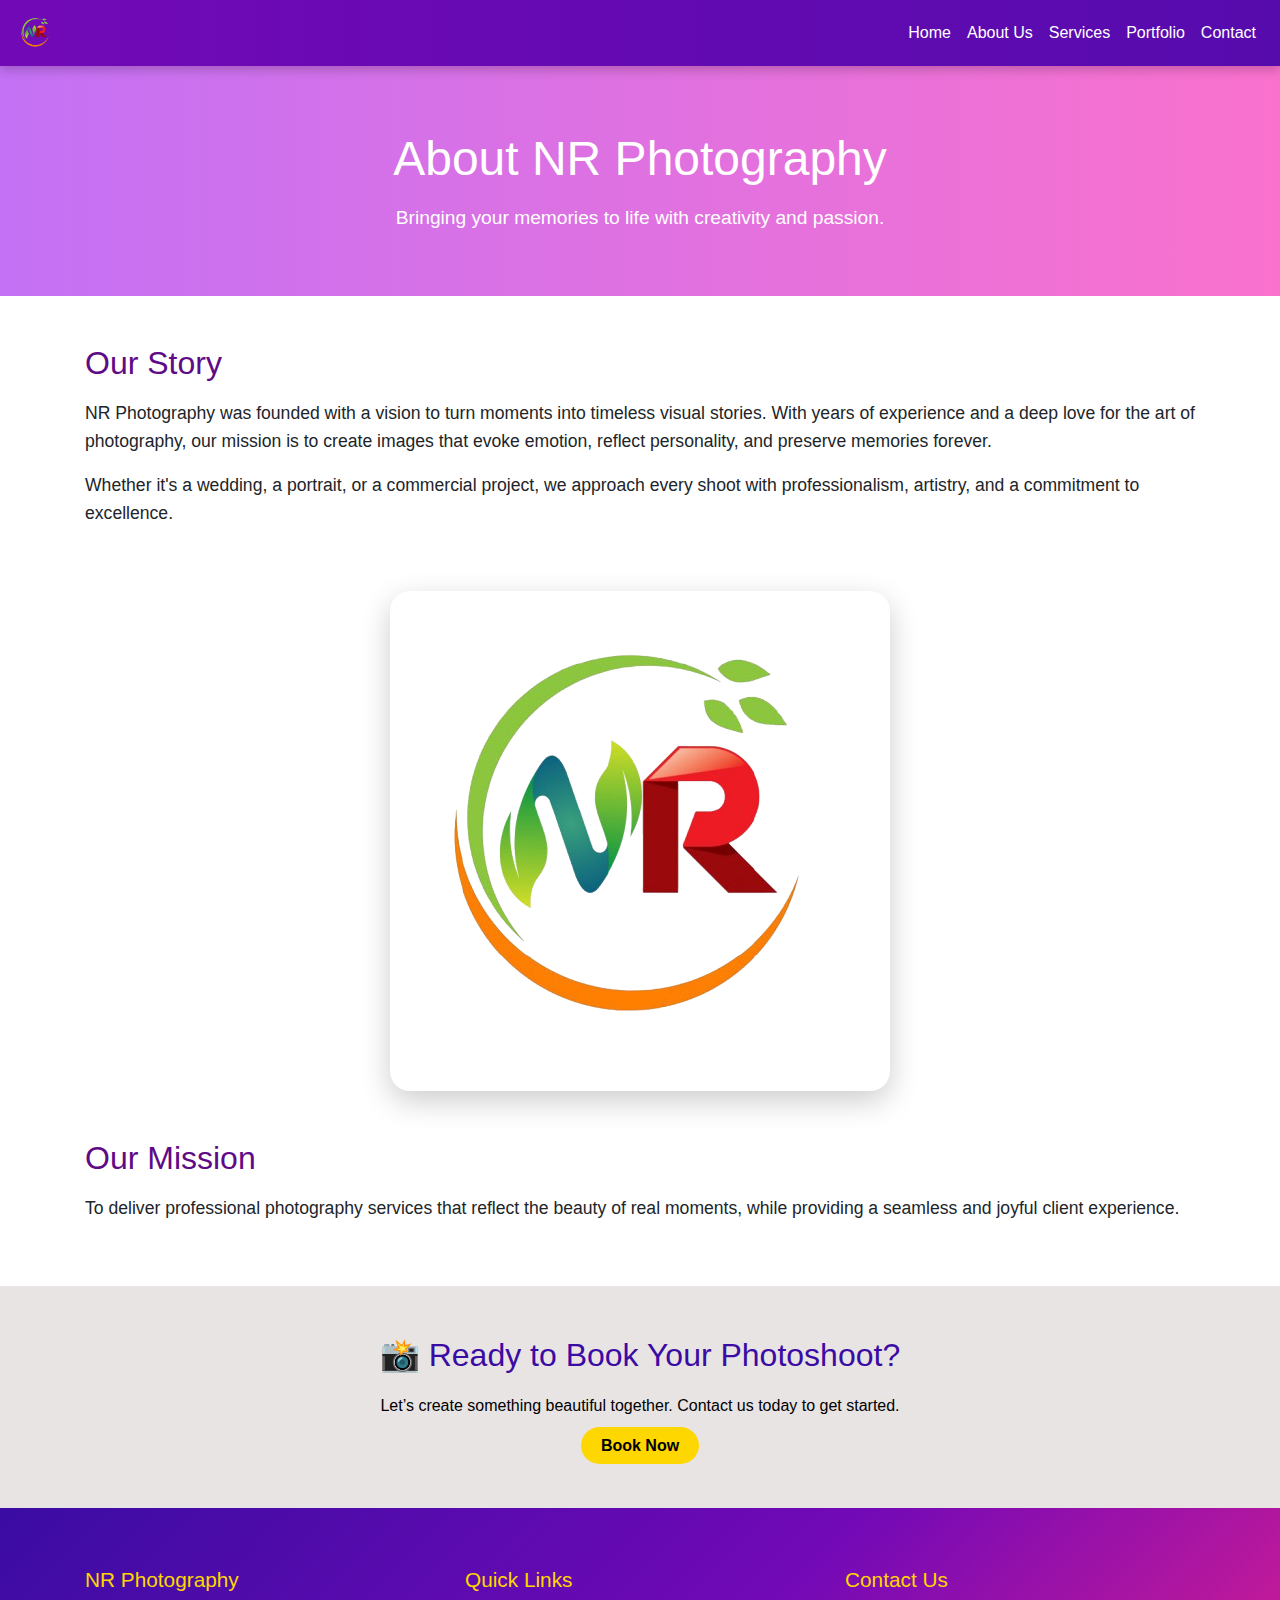
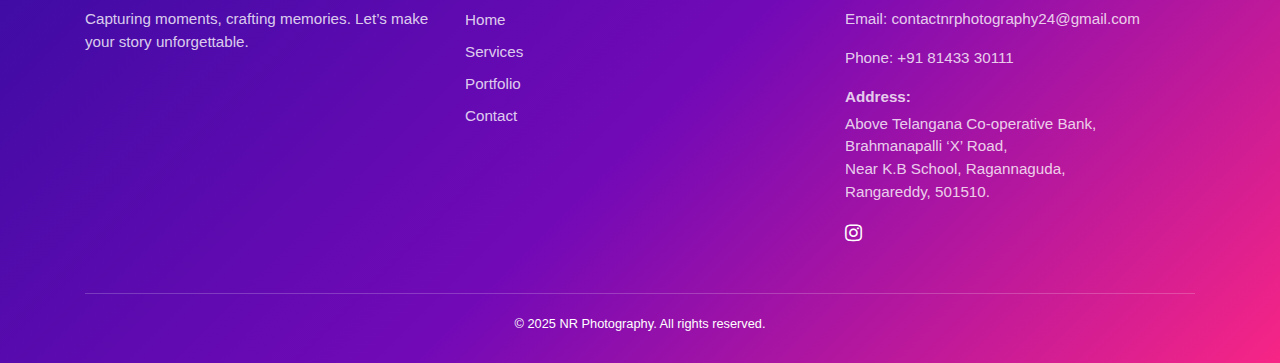
<file: about.html>
<!DOCTYPE html>
<html lang="en">
<head>
  <meta charset="UTF-8" />
  <meta name="viewport" content="width=device-width, initial-scale=1.0"/>
  <title>About Us | NR Photography</title>
  <link rel="stylesheet" href="about.css" />
  <link rel="stylesheet" href="https://stackpath.bootstrapcdn.com/bootstrap/4.5.2/css/bootstrap.min.css"/>
  <link rel="stylesheet" href="https://cdnjs.cloudflare.com/ajax/libs/font-awesome/5.15.4/css/all.min.css">

</head>
<body>
  <nav class="navbar navbar-expand-lg navbar-dark">
    <a class="navbar-brand" href="index.html">
      <img src="logo.png" alt="NR Photography Logo" height="40">
    </a>
    <button class="navbar-toggler" type="button" data-toggle="collapse" data-target="#navbarNav">
      <span class="navbar-toggler-icon"></span>
    </button>
    <div class="collapse navbar-collapse" id="navbarNav">
      <ul class="navbar-nav ml-auto">
        <li class="nav-item"><a class="nav-link" href="index.html">Home</a></li>
        <li class="nav-item active"><a class="nav-link" href="about.html">About Us</a></li>
        <li class="nav-item"><a class="nav-link" href="services.html">Services</a></li>
        <li class="nav-item"><a class="nav-link" href="portfolio.html">Portfolio</a></li>
        <li class="nav-item"><a class="nav-link" href="contact.html">Contact</a></li>
      </ul>
    </div>
  </nav>

  <section class="about-hero">
    <h1>About NR Photography</h1>
    <p>Bringing your memories to life with creativity and passion.</p>
  </section>

  <section class="about-content container">
    <div class="about-block">
      <h2>Our Story</h2>
      <p>NR Photography was founded with a vision to turn moments into timeless visual stories. With years of experience and a deep love for the art of photography, our mission is to create images that evoke emotion, reflect personality, and preserve memories forever.</p>
      <p>Whether it's a wedding, a portrait, or a commercial project, we approach every shoot with professionalism, artistry, and a commitment to excellence.</p>
    </div>

    <div class="image-block">
      <img src="logo.png" alt="NR Photography Team or Studio">
    </div>

    <div class="about-block">
      <h2>Our Mission</h2>
      <p>To deliver professional photography services that reflect the beauty of real moments, while providing a seamless and joyful client experience.</p>
    </div>
  </section>
  <section class="ready-book animated-booking">
  <div class="container">
    <h2>📸 Ready to Book Your Photoshoot?</h2>
    <p>Let’s create something beautiful together. Contact us today to get started.</p>
    <a href="contact.html" class="btn-book pulse-glow">Book Now</a>
  </div>
</section>  

<!-- Footer -->
<footer class="footer-section">
  <div class="container">
    <div class="row text-center text-md-left">
      <!-- About -->
      <div class="col-md-4 mb-4">
        <h5 class="footer-title">NR Photography</h5>
        <p>Capturing moments, crafting memories. Let’s make your story unforgettable.</p>
      </div>
      
      <!-- Quick Links -->
      <div class="col-md-4 mb-4">
        <h5 class="footer-title">Quick Links</h5>
        <ul class="list-unstyled footer-links">
          <li><a href="index.html">Home</a></li>
          <li><a href="services.html">Services</a></li>
          <li><a href="portfolio.html">Portfolio</a></li>
          <li><a href="contact.html">Contact</a></li>
        </ul>
      </div>
      
      <!-- Contact Us -->
      <div class="col-md-4 mb-4">
        <h5 class="footer-title">Contact Us</h5>
        <p>Email: <a href="mailto:contactnrphotography24@gmail.com">contactnrphotography24@gmail.com</a></p>
        <p>Phone: +91 81433 30111</p>
        <p class="mb-1"><strong>Address:</strong></p>
        <p>Above Telangana Co-operative Bank,<br>
        Brahmanapalli ‘X’ Road,<br>
        Near K.B School, Ragannaguda,<br>
        Rangareddy, 501510.</p>
        <div class="social-icons mt-3">
          <a href="https://www.instagram.com/nr24photography?igsh=cDc4MGl1NW9qOGR0" class="social-icon">
            <i class="fab fa-instagram"></i>
          </a>
        </div>
      </div>
    </div>
    <hr class="footer-divider">
    <div class="text-center small">&copy; 2025 NR Photography. All rights reserved.</div>
  </div>
</footer>



</html>
</file>
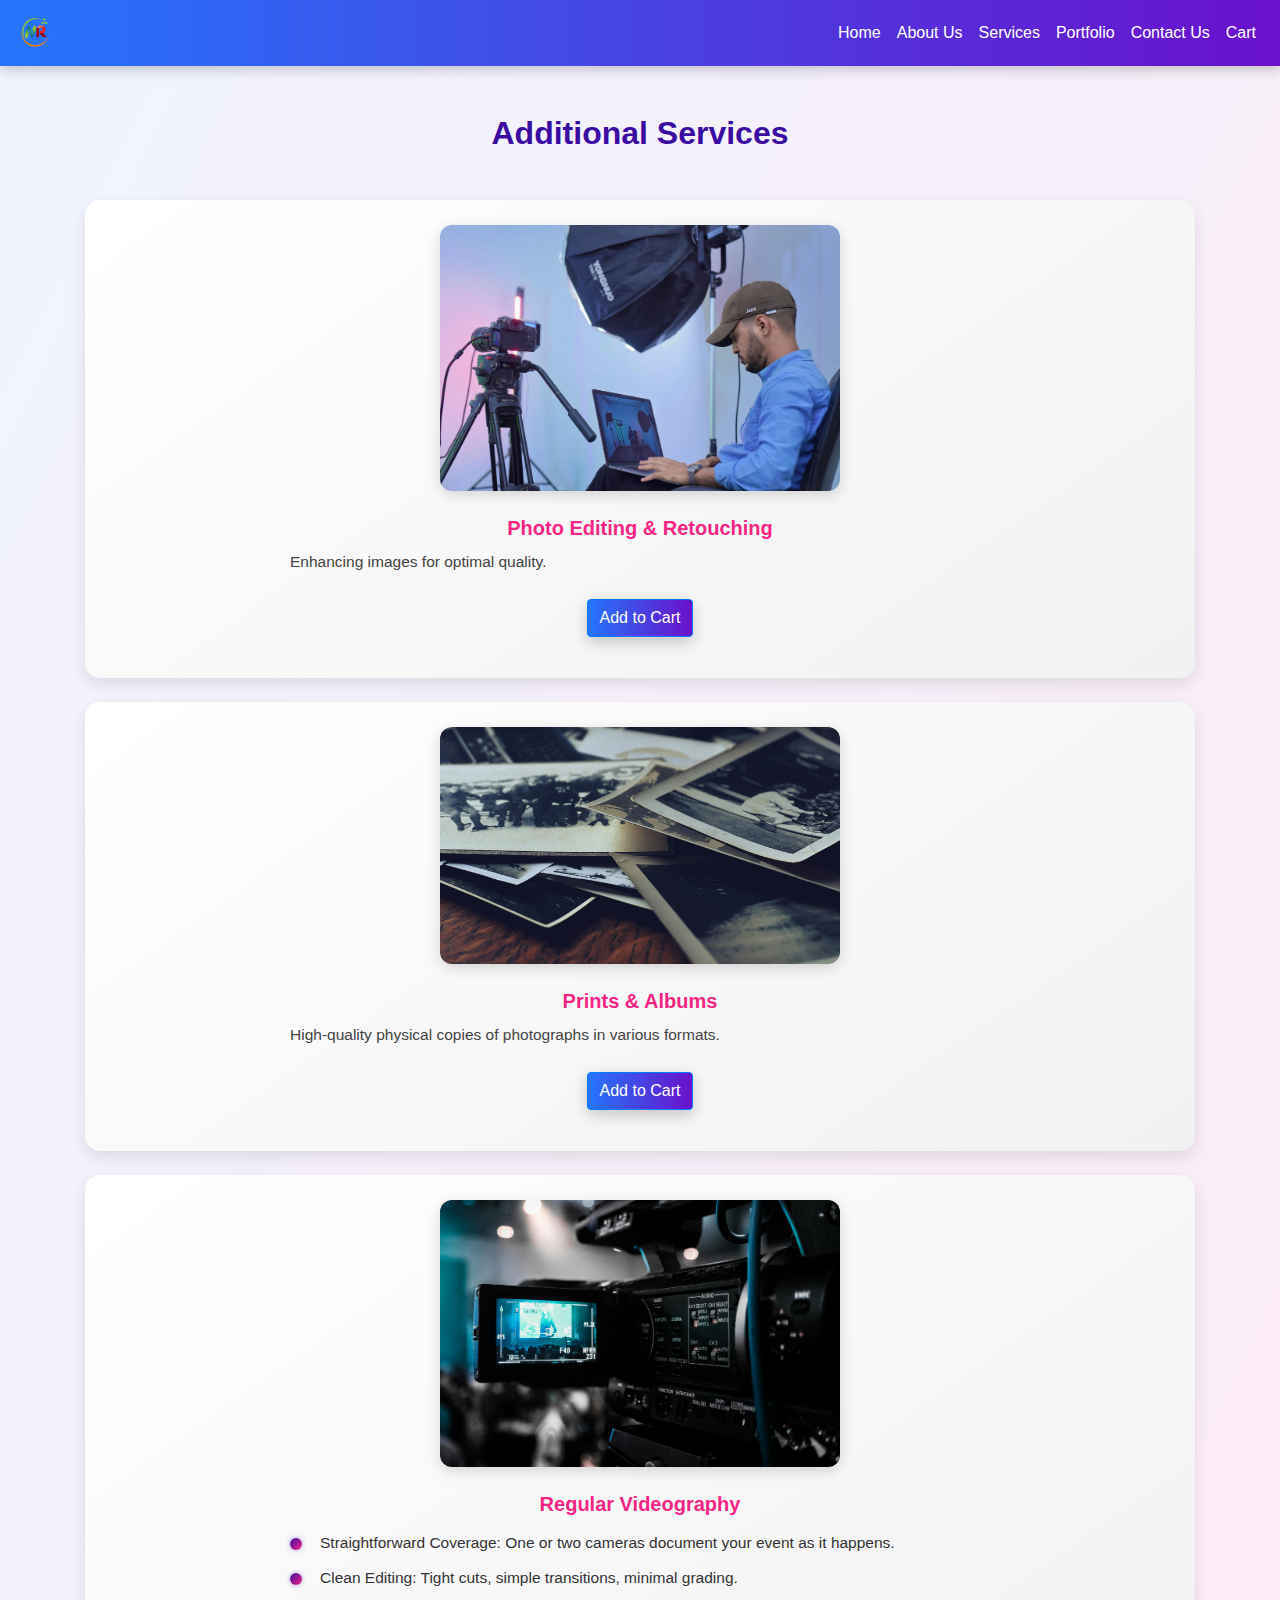
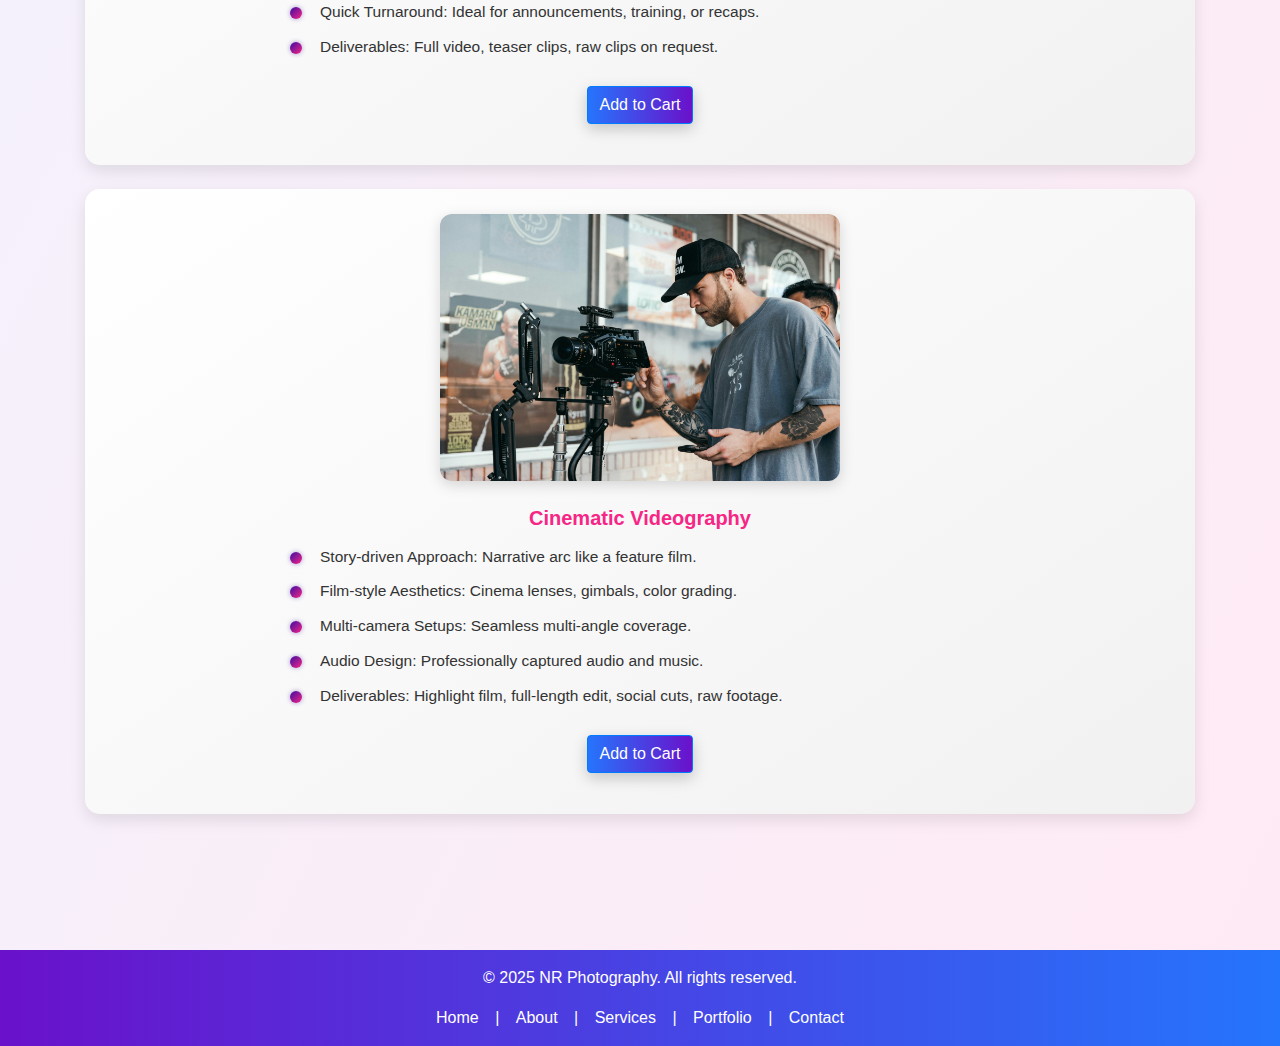
<file: additional-services.html>
<!DOCTYPE html>
<html lang="en">
<head>
  <meta charset="UTF-8" />
  <meta name="viewport" content="width=device-width, initial-scale=1.0" />
  <title>Additional Services - NR Photography</title>
  <link rel="stylesheet" href="additional-services.css" />
  <link rel="stylesheet" href="https://stackpath.bootstrapcdn.com/bootstrap/4.5.2/css/bootstrap.min.css" />
</head>
<body>

  <!-- Navbar -->
  <nav class="navbar navbar-expand-lg navbar-dark">
    <a class="navbar-brand" href="index.html">
      <img src="logo.png" alt="NR Photography Logo" height="40">
    </a>
    <button class="navbar-toggler" type="button" data-toggle="collapse" data-target="#navbarNav">
      <span class="navbar-toggler-icon"></span>
    </button>
    <div class="collapse navbar-collapse" id="navbarNav">
      <ul class="navbar-nav ml-auto">
        <li class="nav-item"><a class="nav-link" href="index.html">Home</a></li>
        <li class="nav-item"><a class="nav-link" href="about.html">About Us</a></li>
        <li class="nav-item active"><a class="nav-link" href="services.html">Services</a></li>
        <li class="nav-item"><a class="nav-link" href="portfolio.html">Portfolio</a></li>
        <li class="nav-item"><a class="nav-link" href="contact.html">Contact Us</a></li>
        <li class="nav-item"><a class="nav-link" href="cart.html">Cart</a></li>
      </ul>
    </div>
  </nav>

  <!-- Additional Services Section -->
  <section class="additional-services py-5">
    <div class="container">
      <h2 class="text-center mb-5">Additional Services</h2>

      <div class="additional-services-box mb-4">
        <img src="as1.jpg" alt="Photo Editing" class="service-img">
        <h4>Photo Editing & Retouching</h4>
        <p>Enhancing images for optimal quality.</p>
        <button class="btn btn-primary add-to-cart"
          data-id="photo-editing"
          data-title="Photo Editing & Retouching"
          data-description="Enhancing images for optimal quality."
          data-price="50"
          data-image="as1.jpg">Add to Cart</button>
      </div>

      <div class="additional-services-box mb-4">
        <img src="as2.jpg" alt="Prints & Albums" class="service-img">
        <h4>Prints & Albums</h4>
        <p>High-quality physical copies of photographs in various formats.</p>
        <button class="btn btn-primary add-to-cart"
          data-id="prints-albums"
          data-title="Prints & Albums"
          data-description="High-quality physical copies of photographs in various formats."
          data-price="100"
          data-image="as2.jpg">Add to Cart</button>
      </div>

      <div class="additional-services-box mb-4">
        <img src="as3.jpg" alt="Regular Videography" class="service-img">
        <h4>Regular Videography</h4>
        <ul>
          <li>Straightforward Coverage: One or two cameras document your event as it happens.</li>
          <li>Clean Editing: Tight cuts, simple transitions, minimal grading.</li>
          <li>Quick Turnaround: Ideal for announcements, training, or recaps.</li>
          <li>Deliverables: Full video, teaser clips, raw clips on request.</li>
        </ul>
        <button class="btn btn-primary add-to-cart"
          data-id="regular-videography"
          data-title="Regular Videography"
          data-description="Straightforward event coverage with clean editing and quick delivery."
          data-price="250"
          data-image="as3.jpg">Add to Cart</button>
      </div>

      <div class="additional-services-box mb-4">
        <img src="as4.jpg" alt="Cinematic Videography" class="service-img">
        <h4>Cinematic Videography</h4>
        <ul>
          <li>Story-driven Approach: Narrative arc like a feature film.</li>
          <li>Film-style Aesthetics: Cinema lenses, gimbals, color grading.</li>
          <li>Multi-camera Setups: Seamless multi-angle coverage.</li>
          <li>Audio Design: Professionally captured audio and music.</li>
          <li>Deliverables: Highlight film, full-length edit, social cuts, raw footage.</li>
        </ul>
        <button class="btn btn-primary add-to-cart"
          data-id="cinematic-videography"
          data-title="Cinematic Videography"
          data-description="Cinematic filming with storytelling, professional editing and sound design."
          data-price="600"
          data-image="as4.jpg">Add to Cart</button>
      </div>
    </div>
  </section>

  <!-- Footer -->
  <footer class="site-footer bg-dark text-white text-center py-3">
    <div class="footer-container">
      <p>&copy; 2025 NR Photography. All rights reserved.</p>
      <div class="footer-links">
        <a href="index.html" class="text-white">Home</a> |
        <a href="about.html" class="text-white">About</a> |
        <a href="services.html" class="text-white">Services</a> |
        <a href="portfolio.html" class="text-white">Portfolio</a> |
        <a href="contact.html" class="text-white">Contact</a>
      </div>
    </div>
  </footer>

  <!-- Add to Cart Script -->
  <script>
    document.querySelectorAll(".add-to-cart").forEach(button => {
      button.addEventListener("click", () => {
        const cart = JSON.parse(localStorage.getItem("cart")) || [];

        const id = button.getAttribute("data-id");
        const title = button.getAttribute("data-title");
        const description = button.getAttribute("data-description");
        const price = parseFloat(button.getAttribute("data-price"));
        const image = button.getAttribute("data-image");

        const existingItem = cart.find(item => item.id === id);

        if (existingItem) {
          existingItem.quantity += 1;
        } else {
          cart.push({
            id,
            title,
            description,
            price,
            quantity: 1,
            image
          });
        }

        localStorage.setItem("cart", JSON.stringify(cart));
        alert(`${title} added to cart!`);
      });
    });
  </script>

</body>
</html>
</file>
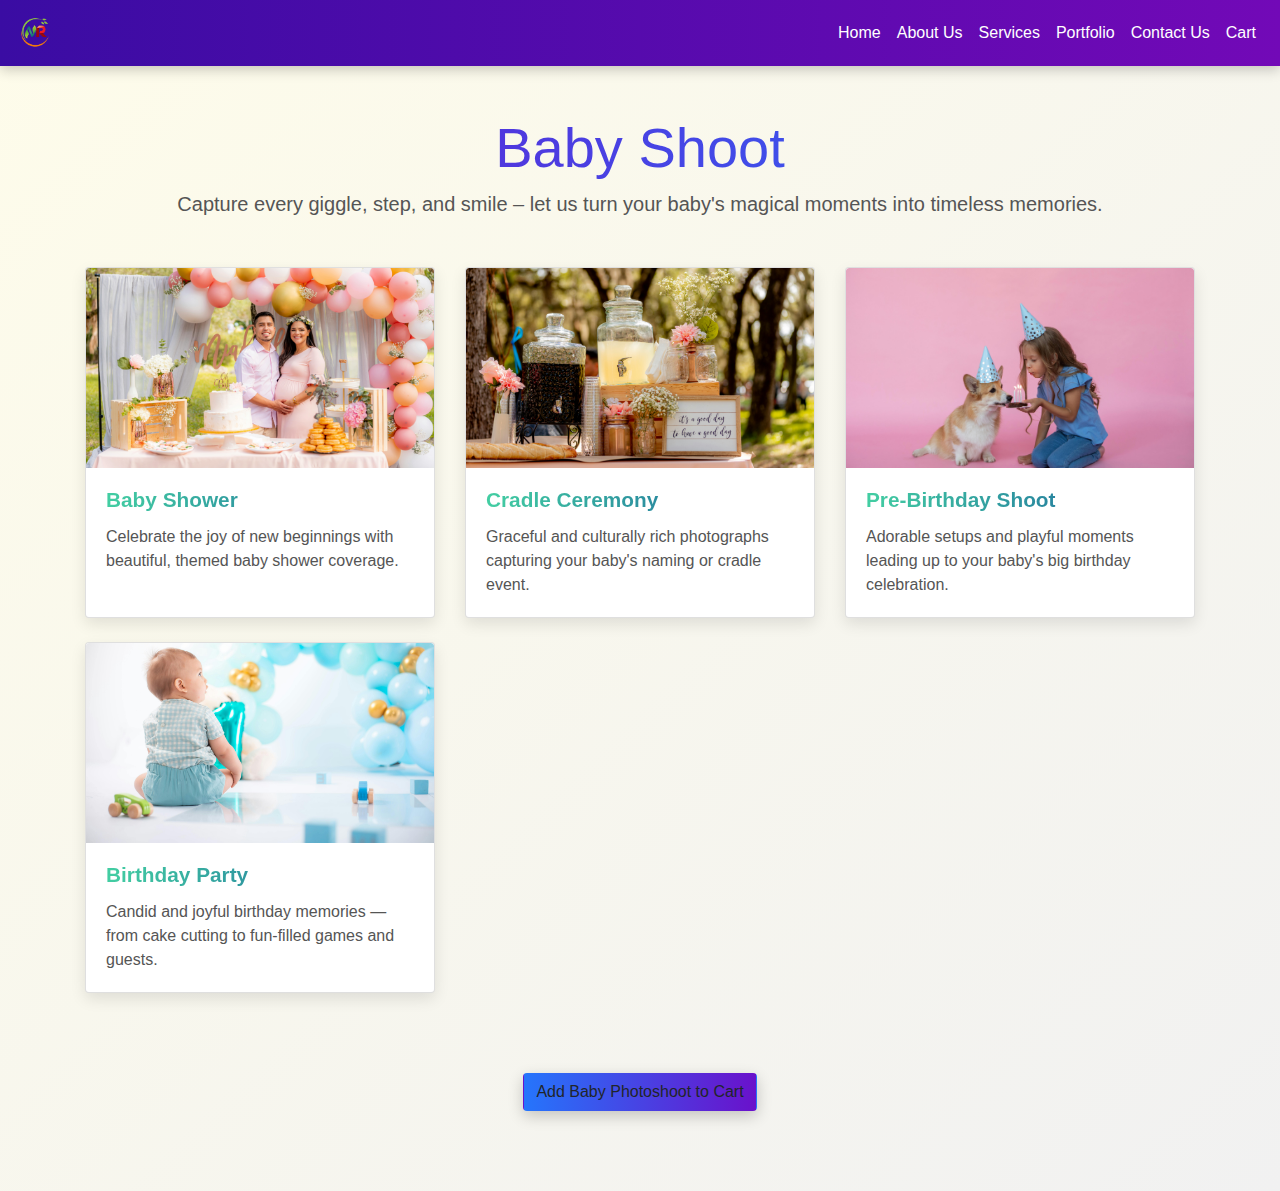
<file: babyshoot.html>
<!DOCTYPE html>
<html lang="en">
<head>
  <meta charset="UTF-8" />
  <meta name="viewport" content="width=device-width, initial-scale=1.0" />
  <title>Baby Photoshoot - NR Photography</title>
  <link rel="stylesheet" href="core-photography.css" />
  <link rel="stylesheet" href="https://stackpath.bootstrapcdn.com/bootstrap/4.5.2/css/bootstrap.min.css">
</head>
<body>
  <!-- Navbar -->
  <nav class="navbar navbar-expand-lg navbar-dark">
    <a class="navbar-brand" href="index.html">
      <img src="logo.png" alt="NR Photography Logo" height="40">
    </a>
    <button class="navbar-toggler" type="button" data-toggle="collapse" data-target="#navbarNav">
      <span class="navbar-toggler-icon"></span>
    </button>
    <div class="collapse navbar-collapse" id="navbarNav">
      <ul class="navbar-nav ml-auto">
        <li class="nav-item"><a class="nav-link" href="index.html">Home</a></li>
        <li class="nav-item"><a class="nav-link" href="about.html">About Us</a></li>
        <li class="nav-item active"><a class="nav-link" href="services.html">Services</a></li>
        <li class="nav-item"><a class="nav-link" href="portfolio.html">Portfolio</a></li>
        <li class="nav-item"><a class="nav-link" href="contact.html">Contact Us</a></li>
        <li class="nav-item"><a class="nav-link" href="cart.html">Cart</a></li>
      </ul>
    </div>
  </nav>

  <!-- Header -->
  <header class="text-center my-5">
    <h1 class="display-4">Baby Shoot</h1>
    <p class="lead">Capture every giggle, step, and smile – let us turn your baby's magical moments into timeless memories.</p>
  </header>

  <!-- Services Section -->
  <section class="container">
    <div class="row">
      
      <div class="col-md-6 col-lg-4 mb-4">
        <div class="card h-100">
          <img src="b4.jpg" class="card-img-top" alt="Baby Shower">
          <div class="card-body">
            <h5 class="card-title">Baby Shower</h5>
            <p class="card-text">Celebrate the joy of new beginnings with beautiful, themed baby shower coverage.</p>
          </div>
        </div>
      </div>

      <div class="col-md-6 col-lg-4 mb-4">
        <div class="card h-100">
          <img src="b3.jpg" class="card-img-top" alt="Cradle Ceremony">
          <div class="card-body">
            <h5 class="card-title">Cradle Ceremony</h5>
            <p class="card-text">Graceful and culturally rich photographs capturing your baby's naming or cradle event.</p>
          </div>
        </div>
      </div>

      <div class="col-md-6 col-lg-4 mb-4">
        <div class="card h-100">
          <img src="b2.jpg" class="card-img-top" alt="Pre-Birthday Shoot">
          <div class="card-body">
            <h5 class="card-title">Pre-Birthday Shoot</h5>
            <p class="card-text">Adorable setups and playful moments leading up to your baby's big birthday celebration.</p>
          </div>
        </div>
      </div>

      <div class="col-md-6 col-lg-4 mb-4">
        <div class="card h-100">
          <img src="b1.jpg" class="card-img-top" alt="Birthday Party">
          <div class="card-body">
            <h5 class="card-title">Birthday Party</h5>
            <p class="card-text">Candid and joyful birthday memories — from cake cutting to fun-filled games and guests.</p>
          </div>
        </div>
      </div>

    </div>

    <!-- Call to Action -->
    <div class="text-center mt-4 mb-5">
      <button id="addToCartBaby" class="btn add-to-cart">Add Baby Photoshoot to Cart</button>
    </div>
  </section>
<script>
  document.getElementById("addToCartBaby").addEventListener("click", function () {
    const cart = JSON.parse(localStorage.getItem("cart")) || [];

    const existing = cart.find(item => item.id === "baby-photoshoot");
    if (!existing) {
      cart.push({
        id: "baby-photoshoot",
        title: "Baby Photoshoot",
        description: "Capture baby showers, cradle ceremonies, pre-birthdays, and birthday parties.",
        price: 200, // Adjust the price as needed
        quantity: 1,
        image: "b2.jpg" // You can pick any baby photo thumbnail
      });
    } else {
      existing.quantity += 1;
    }

    localStorage.setItem("cart", JSON.stringify(cart));
    alert("Baby Photoshoot service added to cart!");
  });
</script>


</body>
</html>
</file>
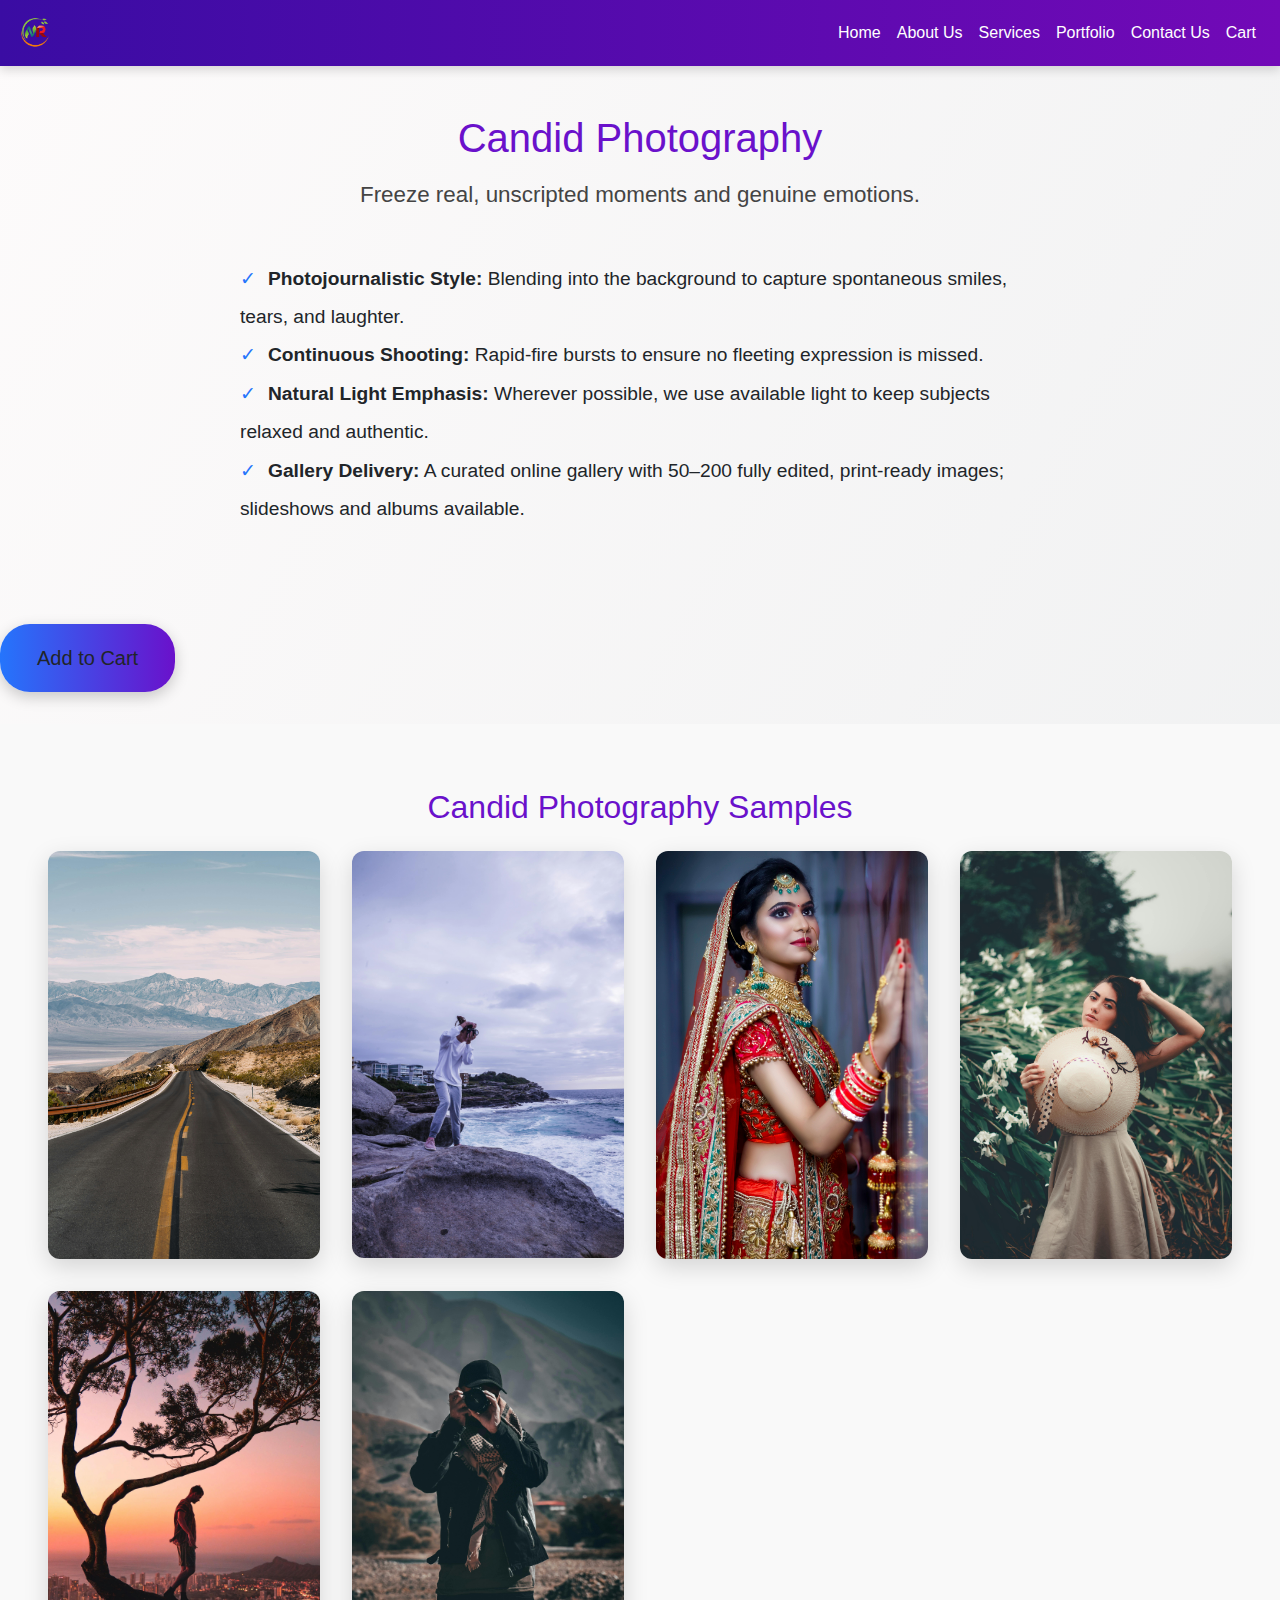
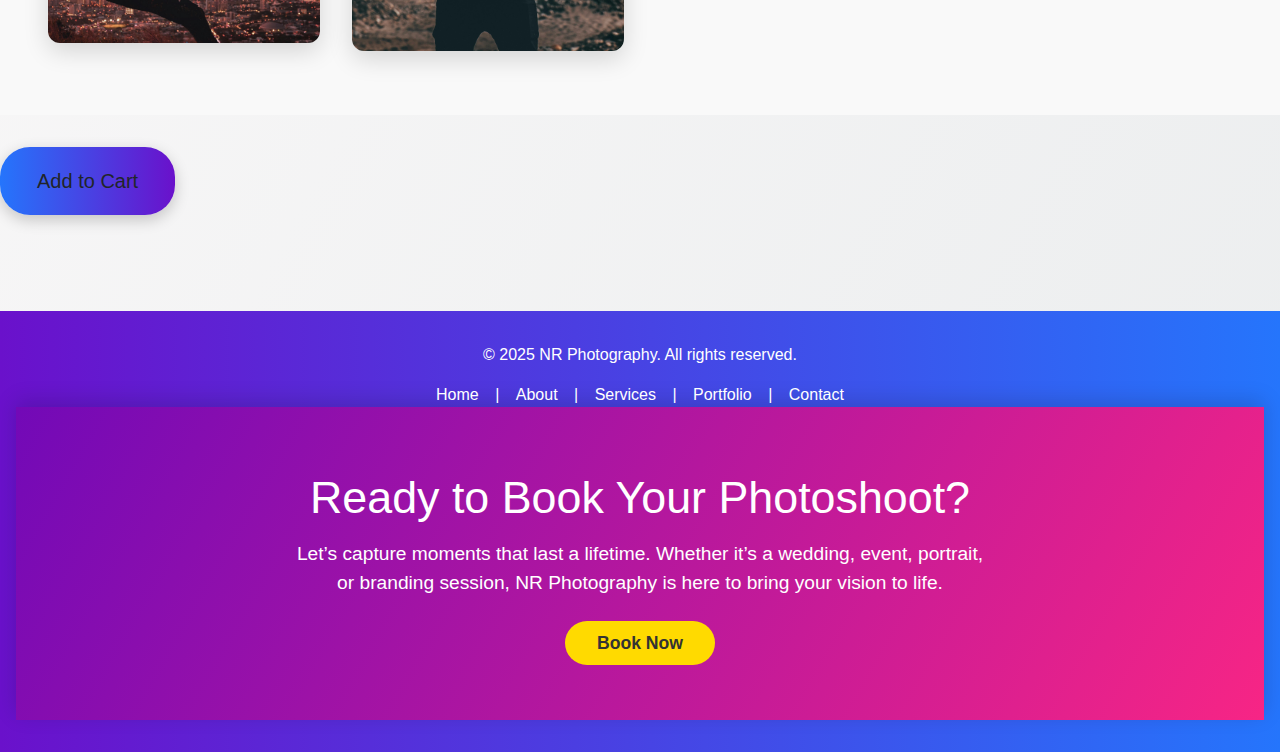
<file: candid-photography.html>
<!DOCTYPE html>
<html lang="en">
<head>
  <meta charset="UTF-8" />
  <meta name="viewport" content="width=device-width, initial-scale=1.0" />
  <title>Candid Photography - NR Photography</title>
  <link rel="stylesheet" href="candid-photography.css" />
  <link rel="stylesheet" href="https://stackpath.bootstrapcdn.com/bootstrap/4.5.2/css/bootstrap.min.css">
</head>
<body>

    <!-- Navbar -->
  <nav class="navbar navbar-expand-lg navbar-dark">
    <a class="navbar-brand" href="index.html">
      <img src="logo.png" alt="NR Photography Logo">
    </a>
    <button class="navbar-toggler" type="button" data-toggle="collapse" data-target="#navbarNav">
      <span class="navbar-toggler-icon"></span>
    </button>
    <div class="collapse navbar-collapse" id="navbarNav">
      <ul class="navbar-nav ml-auto">
        <li class="nav-item"><a class="nav-link" href="index.html">Home</a></li>
        <li class="nav-item"><a class="nav-link" href="about.html">About Us</a></li>
        <li class="nav-item active"><a class="nav-link" href="services.html">Services</a></li>
        <li class="nav-item"><a class="nav-link" href="portfolio.html">Portfolio</a></li>
        <li class="nav-item"><a class="nav-link" href="contact.html">Contact Us</a></li>
        <li class="nav-item"><a class="nav-link" href="cart.html">Cart</a></li>
      </ul>
    </div>
  </nav>


  
  <BR></BR>
  <header>
    <h1>Candid Photography</h1>
  </header>

  <section class="intro">
    <p>Freeze real, unscripted moments and genuine emotions.</p>
  </section>

  <section class="features">
    <ul>
      <li><strong>Photojournalistic Style:</strong> Blending into the background to capture spontaneous smiles, tears, and laughter.</li>
      <li><strong>Continuous Shooting:</strong> Rapid-fire bursts to ensure no fleeting expression is missed.</li>
      <li><strong>Natural Light Emphasis:</strong> Wherever possible, we use available light to keep subjects relaxed and authentic.</li>
      <li><strong>Gallery Delivery:</strong> A curated online gallery with 50–200 fully edited, print-ready images; slideshows and albums available.</li>
    </ul>
  </section>
  <section class="cart-section">
   <button class="btn btn-lg btn-gradient" onclick="addToCart()">Add to Cart</button>
</section>

<!-- Candid Photography Gallery Section -->
<section class="gallery-section">
  <h2 class="text-center mb-4">Candid Photography Samples</h2>
  <div class="gallery-grid">
    <img src="CD6.jpg" alt="Candid Moment 1">
    <img src="CD2.jpg" alt="Candid Moment 2">
    <img src="CD3.jpg" alt="Candid Moment 3">
    <img src="CD4.jpg" alt="Candid Moment 4">
    <img src="CD5.jpg" alt="Candid Moment 5">
    <img src="CD1.jpg" alt="Candid Moment 6">
  </div>
</section>
<section class="cart-section">
   <button class="btn btn-lg btn-gradient" onclick="addToCart()">Add to Cart</button>
</section>

  <!-- Footer -->
<footer class="site-footer">
  <div class="footer-container">
    <p>&copy; 2025 NR Photography. All rights reserved.</p>
    <div class="footer-links">
      <a href="index.html">Home</a> |
      <a href="about.html">About</a> |
      <a href="services.html">Services</a> |
      <a href="portfolio.html">Portfolio</a> |
      <a href="contact.html">Contact</a>
    </div>
  </div>
  <section class="booking-cta">
  <div class="cta-content">
    <h2>Ready to Book Your Photoshoot?</h2>
    <p>Let’s capture moments that last a lifetime. Whether it’s a wedding, event, portrait, or branding session, NR Photography is here to bring your vision to life.</p>
    <a href="contact.html" class="cta-button">Book Now</a>
  </div>
</section>

</footer>
<script>
  function addToCart() {
    const cart = JSON.parse(localStorage.getItem("cart")) || [];

    const existing = cart.find(item => item.id === "candid-photography");
    if (!existing) {
      cart.push({
        id: "candid-photography",
        title: "Candid Photography",
        description: "Freeze real, unscripted moments and genuine emotions.",
        price: 300, // You can change the price if needed
        quantity: 1,
        image: "CD1.jpg"
      });
    } else {
      existing.quantity += 1;
    }

    localStorage.setItem("cart", JSON.stringify(cart));
    alert("Candid Photography service added to cart!");
  }
</script>



</body>
</html>
</file>
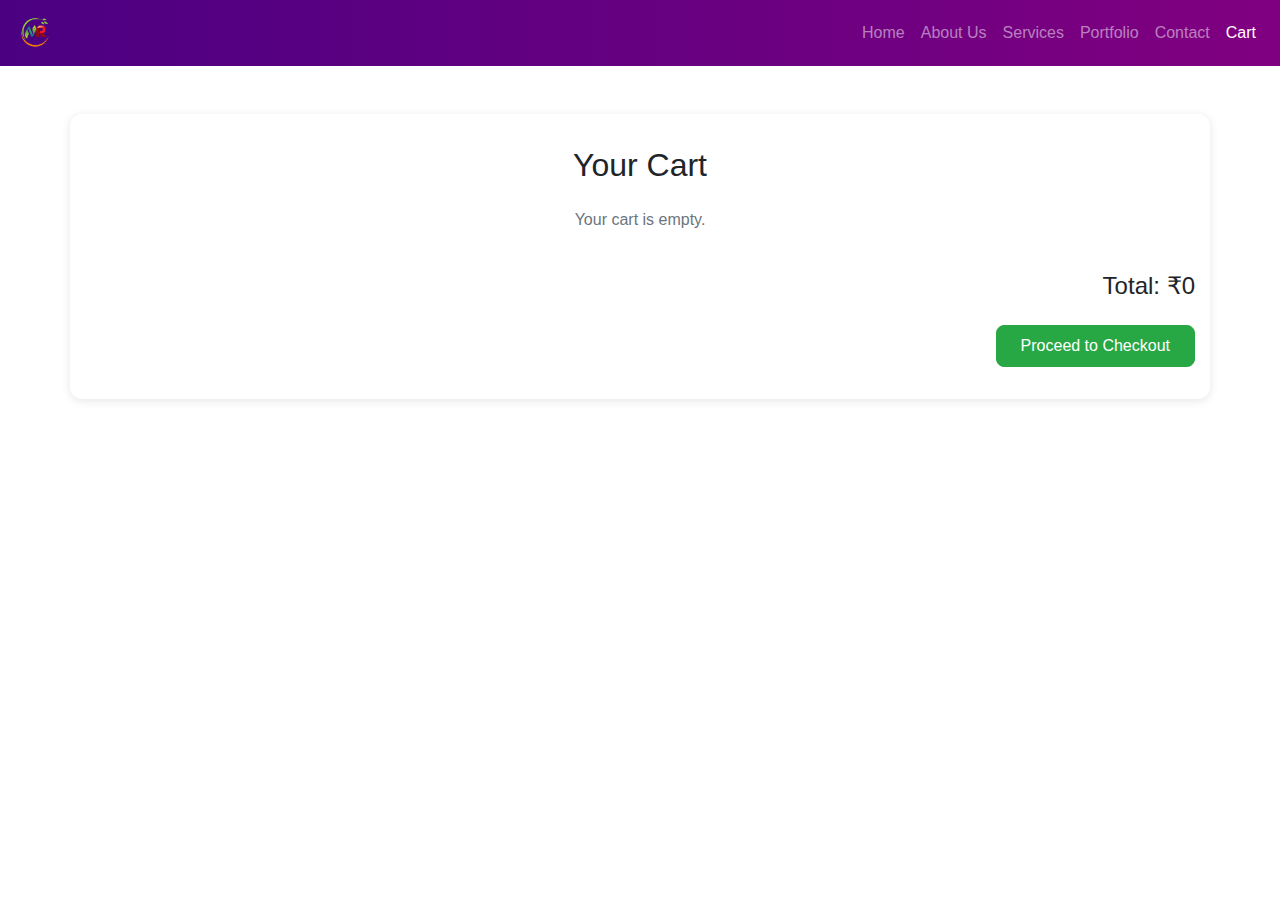
<file: cart.html>
<!DOCTYPE html>
<html lang="en">
<head>
  <meta charset="UTF-8" />
  <meta name="viewport" content="width=device-width, initial-scale=1.0" />
  <title>Your Cart - NR Photography</title>
  <link rel="stylesheet" href="cart.css" />
  <link rel="stylesheet" href="https://stackpath.bootstrapcdn.com/bootstrap/4.5.2/css/bootstrap.min.css" />
</head>
<body>
  <!-- Navbar -->
  <nav class="navbar navbar-expand-lg navbar-dark">
    <a class="navbar-brand" href="index.html">
      <img src="logo.png" alt="NR Photography Logo" height="40" />
    </a>
    <button class="navbar-toggler" type="button" data-toggle="collapse" data-target="#navbarNav">
      <span class="navbar-toggler-icon"></span>
    </button>
    <div class="collapse navbar-collapse" id="navbarNav">
      <ul class="navbar-nav ml-auto">
        <li class="nav-item"><a class="nav-link" href="index.html">Home</a></li>
        <li class="nav-item"><a class="nav-link" href="about.html">About Us</a></li>
        <li class="nav-item"><a class="nav-link" href="services.html">Services</a></li>
        <li class="nav-item"><a class="nav-link" href="portfolio.html">Portfolio</a></li>
        <li class="nav-item"><a class="nav-link" href="contact.html">Contact</a></li>
        <li class="nav-item active"><a class="nav-link" href="cart.html">Cart</a></li>
      </ul>
    </div>
  </nav>

  <!-- Cart Section -->
  <section class="cart-section container my-5">
    <h2 class="mb-4 text-center">Your Cart</h2>
    <div id="cart-items" class="row"></div>
    <div id="cart-summary" class="text-right mt-4">
      <h4>Total: ₹<span id="total-amount">0</span></h4>
      <button class="btn btn-success mt-3" id="checkout-btn">Proceed to Checkout</button>
    </div>
  </section>

  <script>
    function loadCart() {
      const cartItems = JSON.parse(localStorage.getItem("cart")) || [];
      const container = document.getElementById("cart-items");
      const totalElement = document.getElementById("total-amount");

      container.innerHTML = "";
      let total = 0;

      if (cartItems.length === 0) {
        container.innerHTML = "<p class='text-muted mx-auto'>Your cart is empty.</p>";
        totalElement.textContent = "0";
        return;
      }

      cartItems.forEach((item, index) => {
        total += item.price * item.quantity;

        const itemCard = document.createElement("div");
        itemCard.className = "col-md-6 col-lg-4 mb-4";

        itemCard.innerHTML = `
          <div class="card h-100">
            <img src="${item.image}" class="card-img-top" alt="${item.title}" />
            <div class="card-body">
              <h5 class="card-title">${item.title}</h5>
              <p class="card-text">${item.description}</p>
              <p class="card-text"><strong>Price:</strong> ₹${item.price}</p>
              <div class="d-flex align-items-center mb-2">
                <strong class="mr-2">Quantity:</strong>
                <button class="btn btn-sm btn-secondary quantity-btn" data-index="${index}" data-action="decrease">−</button>
                <span class="mx-2">${item.quantity}</span>
                <button class="btn btn-sm btn-secondary quantity-btn" data-index="${index}" data-action="increase">+</button>
              </div>
              <button class="btn btn-danger btn-sm remove-btn" data-index="${index}">Remove</button>
            </div>
          </div>
        `;

        container.appendChild(itemCard);
      });

      totalElement.textContent = total;
    }

    document.addEventListener("DOMContentLoaded", () => {
      loadCart();

      // Remove item
      document.getElementById("cart-items").addEventListener("click", (e) => {
        if (e.target.classList.contains("remove-btn")) {
          const index = e.target.dataset.index;
          let cart = JSON.parse(localStorage.getItem("cart")) || [];
          cart.splice(index, 1);
          localStorage.setItem("cart", JSON.stringify(cart));
          loadCart();
        }

        // Quantity change
        if (e.target.classList.contains("quantity-btn")) {
          const index = parseInt(e.target.dataset.index);
          const action = e.target.dataset.action;
          let cart = JSON.parse(localStorage.getItem("cart")) || [];

          if (action === "increase") {
            cart[index].quantity += 1;
          } else if (action === "decrease" && cart[index].quantity > 1) {
            cart[index].quantity -= 1;
          }

          localStorage.setItem("cart", JSON.stringify(cart));
          loadCart();
        }
      });

      // Checkout
      document.getElementById("checkout-btn").addEventListener("click", () => {
        alert("Proceeding to checkout...");
        // Redirect or process logic can go here
      });
    });
  </script>
</body>
</html>
</file>
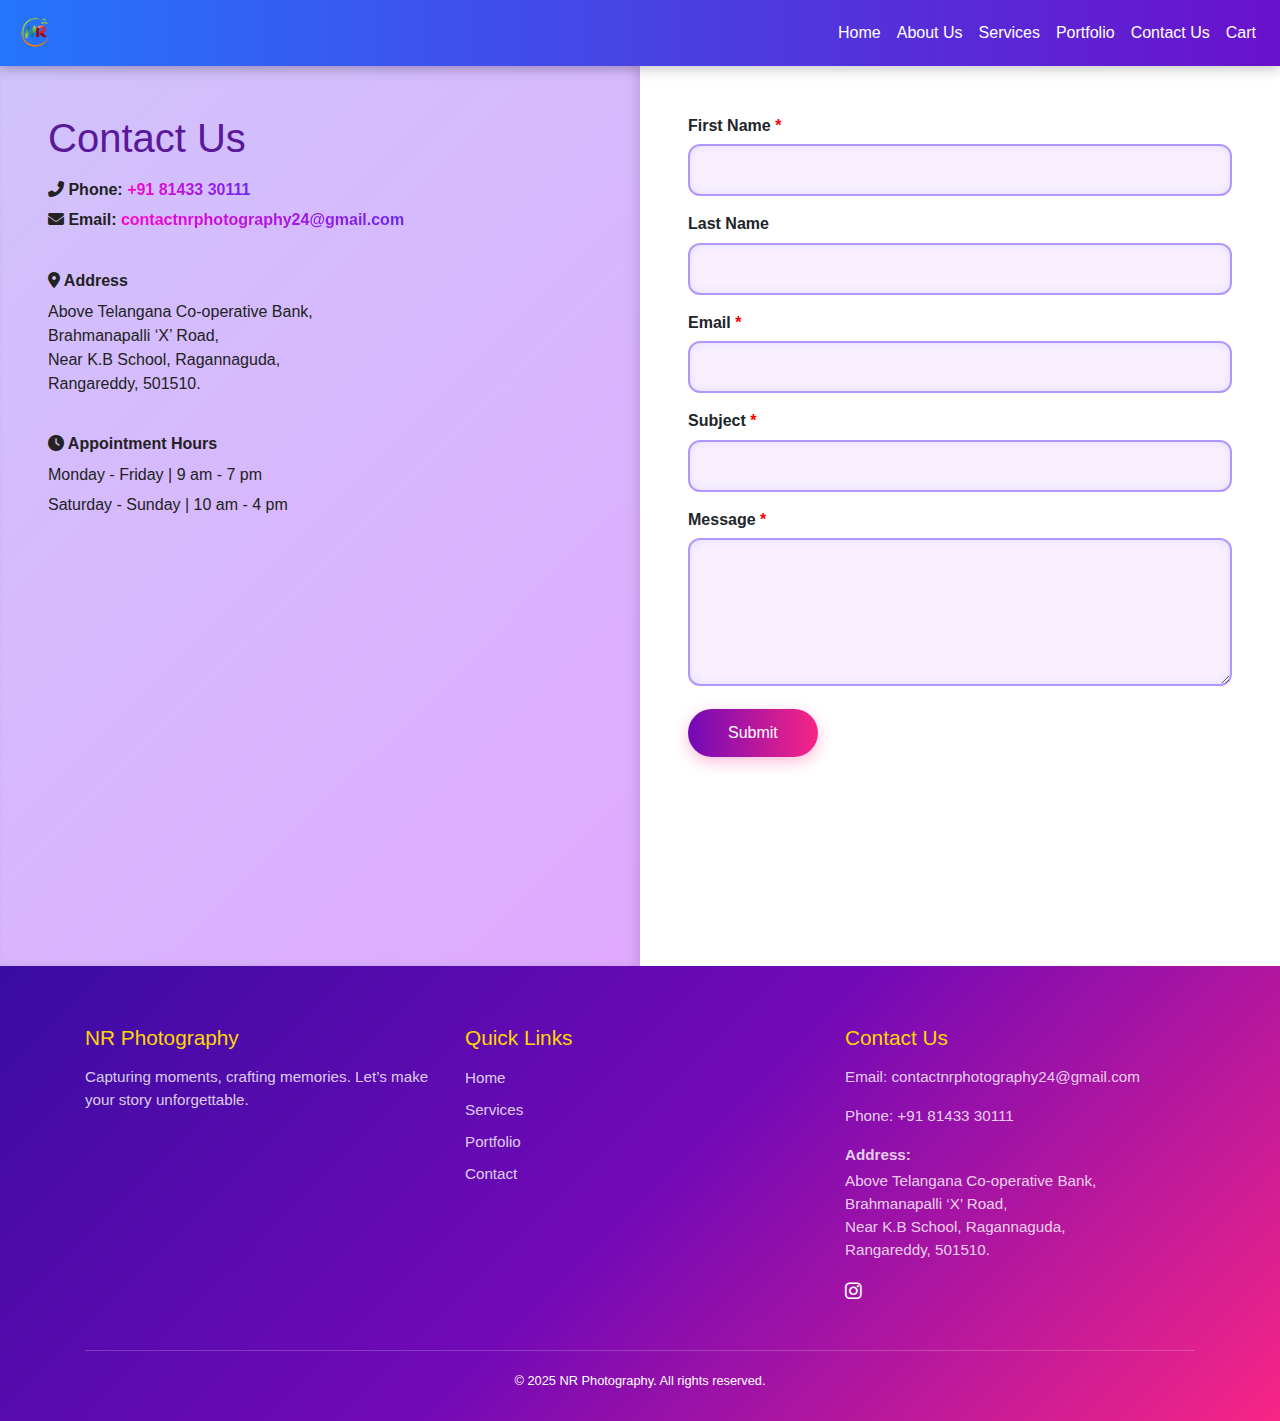
<file: contact.html>
<!DOCTYPE html>
<html lang="en">
<head>
  <meta charset="UTF-8" />
  <meta name="viewport" content="width=device-width, initial-scale=1.0"/>
  <title>Contact Us | NR Photography</title>
  <link rel="stylesheet" href="contact.css" />
  <link rel="stylesheet" href="https://stackpath.bootstrapcdn.com/bootstrap/4.5.2/css/bootstrap.min.css" />
  <link rel="stylesheet" href="https://cdnjs.cloudflare.com/ajax/libs/font-awesome/6.5.0/css/all.min.css" />
</head>
<body>
  <nav class="navbar navbar-expand-lg navbar-dark">
    <a class="navbar-brand" href="index.html">
      <img src="logo.png" alt="NR Photography Logo" height="40">
    </a>
    <button class="navbar-toggler" type="button" data-toggle="collapse" data-target="#navbarNav">
      <span class="navbar-toggler-icon"></span>
    </button>
    <div class="collapse navbar-collapse" id="navbarNav">
      <ul class="navbar-nav ml-auto">
        <li class="nav-item"><a class="nav-link" href="index.html">Home</a></li>
        <li class="nav-item"><a class="nav-link" href="about.html">About Us</a></li>
        <li class="nav-item"><a class="nav-link" href="services.html">Services</a></li>
        <li class="nav-item"><a class="nav-link" href="portfolio.html">Portfolio</a></li>
        <li class="nav-item active"><a class="nav-link" href="contact.html">Contact Us</a></li>
        <li class="nav-item"><a class="nav-link" href="cart.html">Cart</a></li>
      </ul>
    </div>
  </nav>

  <section class="contact-section">
    <div class="contact-info animated fadeInLeft">
      <h2>Contact Us</h2>

      <p><strong><i class="fas fa-phone-alt"></i> Phone:</strong>
        <a href="tel:81433 30111
" class="contact-link animated-link">+91 81433 30111
</a></p>

      <p><strong><i class="fas fa-envelope"></i> Email:</strong>
        <a href="mailto:contactnrphotography24@gmail.com
" class="contact-link animated-link">contactnrphotography24@gmail.com
</a></p>

      <br>
      <div class="info-block animated fadeUp">
        <p><strong><i class="fas fa-map-marker-alt"></i> Address</strong></p>
        
        <p>Above Telangana Co-operative Bank,<br>
        Brahmanapalli ‘X’ Road,<br>
        Near K.B School, Ragannaguda,<br>
        Rangareddy, 501510.</p>
      </div>

      <br>
      <div class="info-block animated fadeUp delay">
        <p><strong><i class="fas fa-clock"></i> Appointment Hours</strong></p>
        <p>Monday - Friday | 9 am - 7 pm</p>
        <p>Saturday - Sunday | 10 am - 4 pm</p>
      </div>
    </div>

    <div class="contact-form animated fadeInRight">
      <form>
        <div class="form-group">
          <label for="first-name">First Name <span>*</span></label>
          <input type="text" id="first-name" name="first-name" required />
        </div>

        <div class="form-group">
          <label for="last-name">Last Name</label>
          <input type="text" id="last-name" name="last-name" />
        </div>

        <div class="form-group">
          <label for="email">Email <span>*</span></label>
          <input type="email" id="email" name="email" required />
        </div>

        <div class="form-group">
          <label for="subject">Subject <span>*</span></label>
          <input type="text" id="subject" name="subject" required />
        </div>

        <div class="form-group">
          <label for="message">Message <span>*</span></label>
          <textarea id="message" name="message" rows="5" required></textarea>
        </div>

        <button type="submit" class="submit-btn">Submit</button>
      </form>
    </div>
  </section>
</body>

<footer class="footer-section">
  <div class="container">
    <div class="row text-center text-md-left">
      <!-- About -->
      <div class="col-md-4 mb-4">
        <h5 class="footer-title">NR Photography</h5>
        <p>Capturing moments, crafting memories. Let’s make your story unforgettable.</p>
      </div>
      
      <!-- Quick Links -->
      <div class="col-md-4 mb-4">
        <h5 class="footer-title">Quick Links</h5>
        <ul class="list-unstyled footer-links">
          <li><a href="index.html">Home</a></li>
          <li><a href="services.html">Services</a></li>
          <li><a href="portfolio.html">Portfolio</a></li>
          <li><a href="contact.html">Contact</a></li>
        </ul>
      </div>
      
      <!-- Contact Us -->
      <div class="col-md-4 mb-4">
        <h5 class="footer-title">Contact Us</h5>
        <p>Email: <a href="mailto:contactnrphotography24@gmail.com">contactnrphotography24@gmail.com</a></p>
        <p>Phone: +91 81433 30111</p>
        <p class="mb-1"><strong>Address:</strong></p>
        <p>Above Telangana Co-operative Bank,<br>
        Brahmanapalli ‘X’ Road,<br>
        Near K.B School, Ragannaguda,<br>
        Rangareddy, 501510.</p>
        <div class="social-icons mt-3">
          <a href="https://www.instagram.com/nr24photography?igsh=cDc4MGl1NW9qOGR0" class="social-icon">
            <i class="fab fa-instagram"></i>
          </a>
        </div>
      </div>
    </div>
    <hr class="footer-divider">
    <div class="text-center small">&copy; 2025 NR Photography. All rights reserved.</div>
  </div>
</footer>

</footer>
</html>
</file>
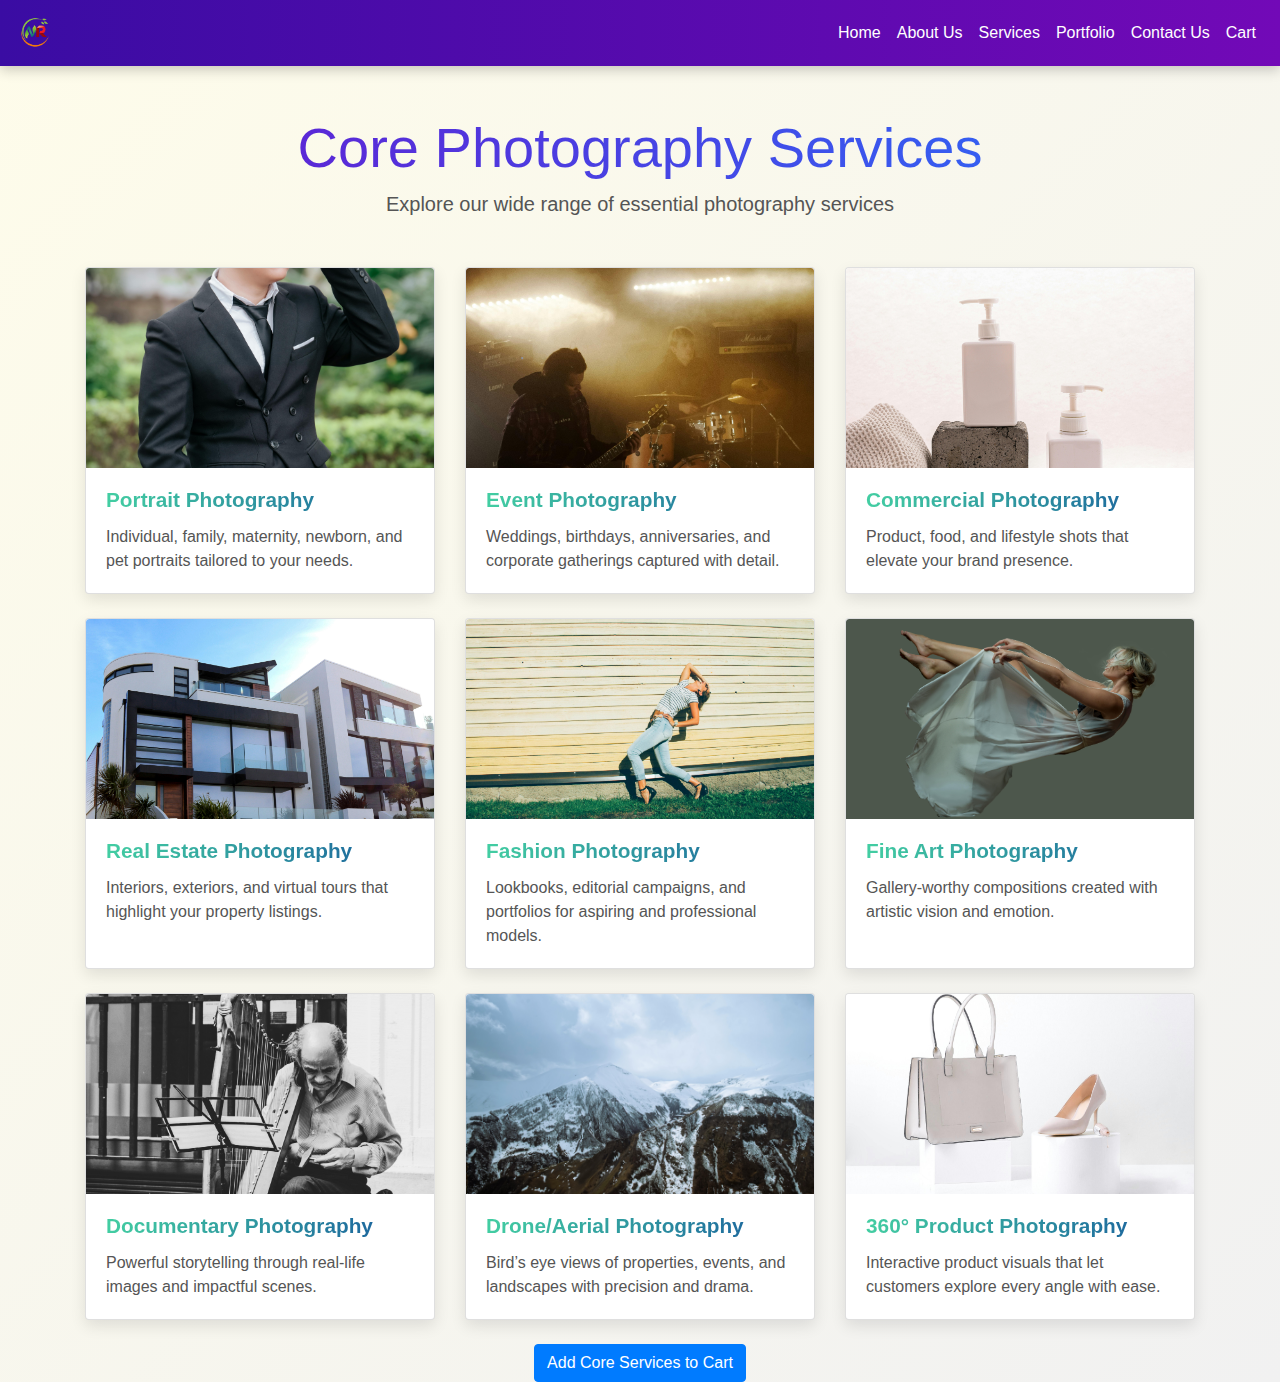
<file: core-photography.html>
<!DOCTYPE html>
<html lang="en">
<head>
  <meta charset="UTF-8" />
  <meta name="viewport" content="width=device-width, initial-scale=1.0" />
  <title>Core Photography Services - NR Photography</title>
  <link rel="stylesheet" href="core-photography.css" />
  <link rel="stylesheet" href="https://stackpath.bootstrapcdn.com/bootstrap/4.5.2/css/bootstrap.min.css">
</head>
<body>
  <!-- Navbar -->
  <nav class="navbar navbar-expand-lg navbar-dark">
    <a class="navbar-brand" href="index.html">
      <img src="logo.png" alt="NR Photography Logo" height="40">
    </a>
    <button class="navbar-toggler" type="button" data-toggle="collapse" data-target="#navbarNav">
      <span class="navbar-toggler-icon"></span>
    </button>
    <div class="collapse navbar-collapse" id="navbarNav">
      <ul class="navbar-nav ml-auto">
        <li class="nav-item"><a class="nav-link" href="index.html">Home</a></li>
        <li class="nav-item"><a class="nav-link" href="about.html">About Us</a></li>
        <li class="nav-item active"><a class="nav-link" href="services.html">Services</a></li>
        <li class="nav-item"><a class="nav-link" href="portfolio.html">Portfolio</a></li>
        <li class="nav-item"><a class="nav-link" href="contact.html">Contact Us</a></li>
        <li class="nav-item"><a class="nav-link" href="cart.html">Cart</a></li>
      </ul>
    </div>
  </nav>

  <header class="text-center my-5">
    <h1 class="display-4">Core Photography Services</h1>
    <p class="lead">Explore our wide range of essential photography services</p>
  </header>

  <section class="container">
    <div class="row">
      <div class="col-md-6 col-lg-4 mb-4">
        <div class="card h-100">
          <img src="c1.jpg" class="card-img-top" alt="Portrait Photography">
          <div class="card-body">
            <h5 class="card-title">Portrait Photography</h5>
            <p class="card-text">Individual, family, maternity, newborn, and pet portraits tailored to your needs.</p>
          </div>
        </div>
      </div>

      <div class="col-md-6 col-lg-4 mb-4">
        <div class="card h-100">
          <img src="c2.jpg" class="card-img-top" alt="Event Photography">
          <div class="card-body">
            <h5 class="card-title">Event Photography</h5>
            <p class="card-text">Weddings, birthdays, anniversaries, and corporate gatherings captured with detail.</p>
          </div>
        </div>
      </div>

      <div class="col-md-6 col-lg-4 mb-4">
        <div class="card h-100">
          <img src="c3.jpg" class="card-img-top" alt="Commercial Photography">
          <div class="card-body">
            <h5 class="card-title">Commercial Photography</h5>
            <p class="card-text">Product, food, and lifestyle shots that elevate your brand presence.</p>
          </div>
        </div>
      </div>

      <div class="col-md-6 col-lg-4 mb-4">
        <div class="card h-100">
          <img src="c4.jpg" class="card-img-top" alt="Real Estate Photography">
          <div class="card-body">
            <h5 class="card-title">Real Estate Photography</h5>
            <p class="card-text">Interiors, exteriors, and virtual tours that highlight your property listings.</p>
          </div>
        </div>
      </div>

      <div class="col-md-6 col-lg-4 mb-4">
        <div class="card h-100">
          <img src="c5.jpg" class="card-img-top" alt="Fashion Photography">
          <div class="card-body">
            <h5 class="card-title">Fashion Photography</h5>
            <p class="card-text">Lookbooks, editorial campaigns, and portfolios for aspiring and professional models.</p>
          </div>
        </div>
      </div>

      <div class="col-md-6 col-lg-4 mb-4">
        <div class="card h-100">
          <img src="c6.jpg" class="card-img-top" alt="Fine Art Photography">
          <div class="card-body">
            <h5 class="card-title">Fine Art Photography</h5>
            <p class="card-text">Gallery-worthy compositions created with artistic vision and emotion.</p>
          </div>
        </div>
      </div>

      <div class="col-md-6 col-lg-4 mb-4">
        <div class="card h-100">
          <img src="c7.jpg" class="card-img-top" alt="Documentary Photography">
          <div class="card-body">
            <h5 class="card-title">Documentary Photography</h5>
            <p class="card-text">Powerful storytelling through real-life images and impactful scenes.</p>
          </div>
        </div>
      </div>

      <div class="col-md-6 col-lg-4 mb-4">
        <div class="card h-100">
          <img src="c8.jpg" class="card-img-top" alt="Drone/Aerial Photography">
          <div class="card-body">
            <h5 class="card-title">Drone/Aerial Photography</h5>
            <p class="card-text">Bird’s eye views of properties, events, and landscapes with precision and drama.</p>
          </div>
        </div>
      </div>

      <div class="col-md-6 col-lg-4 mb-4">
        <div class="card h-100">
          <img src="c9.jpg" class="card-img-top" alt="360° Product Photography">
          <div class="card-body">
            <h5 class="card-title">360° Product Photography</h5>
            <p class="card-text">Interactive product visuals that let customers explore every angle with ease.</p>
          </div>
        </div>
      </div>
    </div>
<div class="text-center">
  <button id="addToCartCore" class="btn btn-primary">Add Core Services to Cart</button>
</div>

  </section>
<script>
  document.getElementById("addToCartCore").addEventListener("click", function () {
    const cart = JSON.parse(localStorage.getItem("cart")) || [];

    const existing = cart.find(item => item.id === "core-services");
    if (!existing) {
      cart.push({
        id: "core-services",
        title: "Core Photography Services",
        description: "Portrait, Event, Commercial, Real Estate, and more.",
        price: 400, // Set an appropriate price
        quantity: 1,
        image: "c1.jpg"
      });
    } else {
      existing.quantity += 1;
    }

    localStorage.setItem("cart", JSON.stringify(cart));
    alert("Core Photography Services added to cart!");
  });
</script>




</body>
</html>
</file>
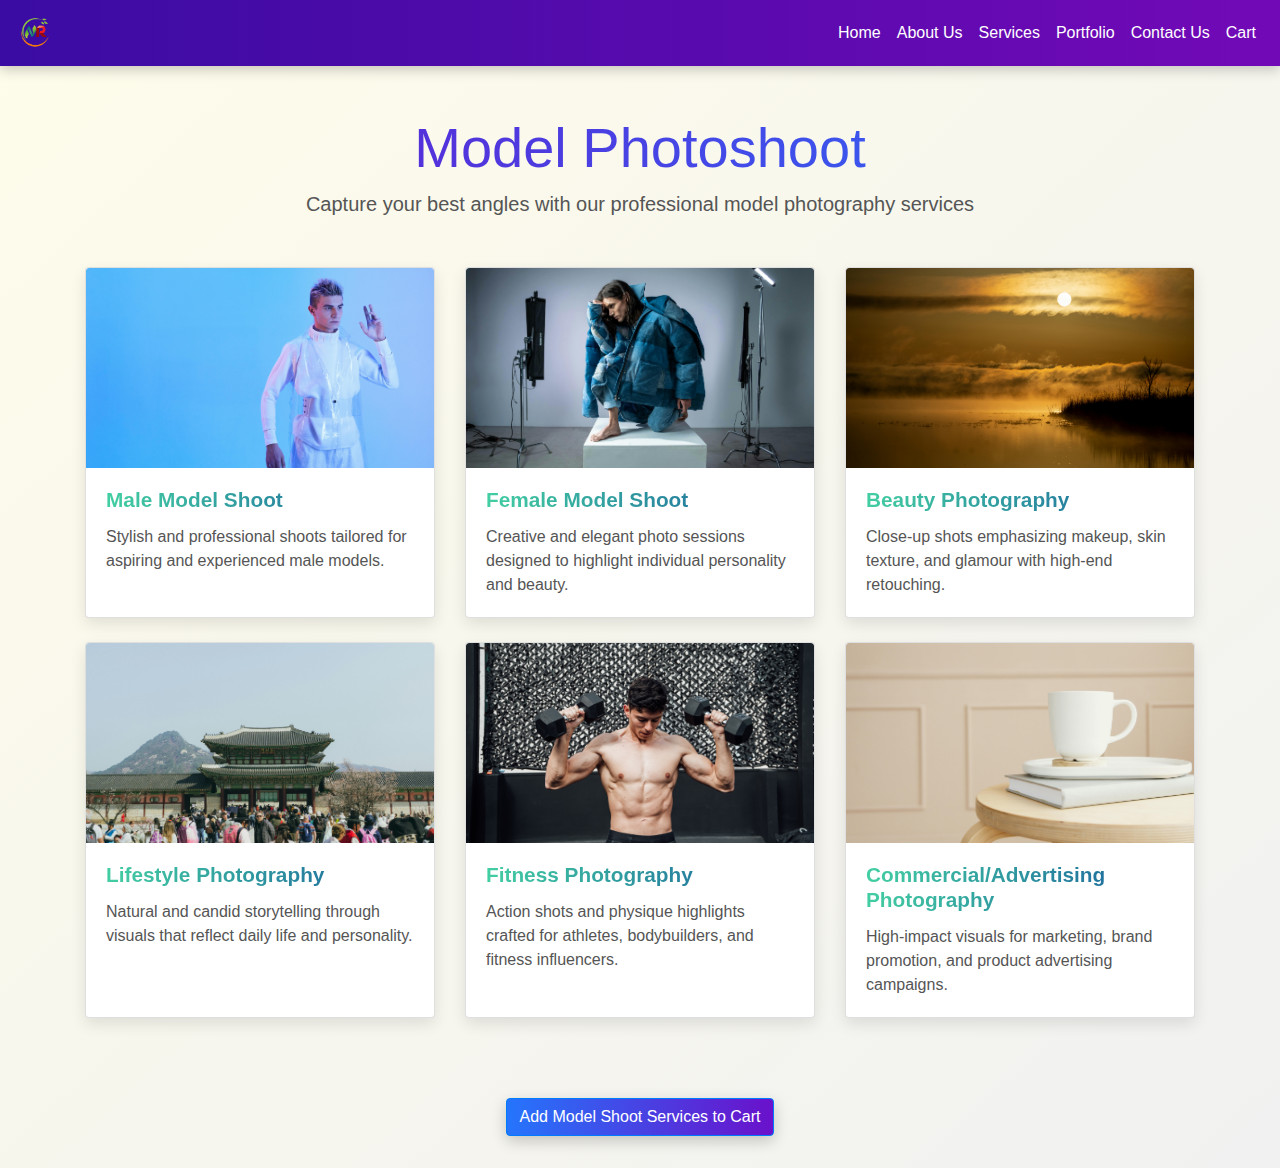
<file: Modelshoot.html>
<!DOCTYPE html>
<html lang="en">
<head>
  <meta charset="UTF-8" />
  <meta name="viewport" content="width=device-width, initial-scale=1.0" />
  <title>Core Photography Services - NR Photography</title>
  <link rel="stylesheet" href="core-photography.css" />
  <link rel="stylesheet" href="https://stackpath.bootstrapcdn.com/bootstrap/4.5.2/css/bootstrap.min.css">
</head>
<body>
  <!-- Navbar -->
  <nav class="navbar navbar-expand-lg navbar-dark">
    <a class="navbar-brand" href="index.html">
      <img src="logo.png" alt="NR Photography Logo" height="40">
    </a>
    <button class="navbar-toggler" type="button" data-toggle="collapse" data-target="#navbarNav">
      <span class="navbar-toggler-icon"></span>
    </button>
    <div class="collapse navbar-collapse" id="navbarNav">
      <ul class="navbar-nav ml-auto">
        <li class="nav-item"><a class="nav-link" href="index.html">Home</a></li>
        <li class="nav-item"><a class="nav-link" href="about.html">About Us</a></li>
        <li class="nav-item active"><a class="nav-link" href="services.html">Services</a></li>
        <li class="nav-item"><a class="nav-link" href="portfolio.html">Portfolio</a></li>
        <li class="nav-item"><a class="nav-link" href="contact.html">Contact Us</a></li>
        <li class="nav-item"><a class="nav-link" href="cart.html">Cart</a></li>
      </ul>
    </div>
  </nav>

  <!-- Header -->
  <header class="text-center my-5">
    <h1 class="display-4">Model Photoshoot</h1>
    <p class="lead">Capture your best angles with our professional model photography services</p>
  </header>

  <!-- Services Section -->
  <section class="container">
    <div class="row">
      <!-- Male Model Shoot -->
      <div class="col-md-6 col-lg-4 mb-4">
        <div class="card h-100">
          <img src="ms6.jpg" class="card-img-top" alt="Male Model Shoot">
          <div class="card-body">
            <h5 class="card-title">Male Model Shoot</h5>
            <p class="card-text">Stylish and professional shoots tailored for aspiring and experienced male models.</p>
          </div>
        </div>
      </div>

      <!-- Female Model Shoot -->
      <div class="col-md-6 col-lg-4 mb-4">
        <div class="card h-100">
          <img src="ms5.jpg" class="card-img-top" alt="Female Model Shoot">
          <div class="card-body">
            <h5 class="card-title">Female Model Shoot</h5>
            <p class="card-text">Creative and elegant photo sessions designed to highlight individual personality and beauty.</p>
          </div>
        </div>
      </div>

      <!-- Beauty Photography -->
      <div class="col-md-6 col-lg-4 mb-4">
        <div class="card h-100">
          <img src="ms4.jpg" class="card-img-top" alt="Beauty Photography">
          <div class="card-body">
            <h5 class="card-title">Beauty Photography</h5>
            <p class="card-text">Close-up shots emphasizing makeup, skin texture, and glamour with high-end retouching.</p>
          </div>
        </div>
      </div>

      <!-- Lifestyle Photography -->
      <div class="col-md-6 col-lg-4 mb-4">
        <div class="card h-100">
          <img src="ms3.jpg" class="card-img-top" alt="Lifestyle Photography">
          <div class="card-body">
            <h5 class="card-title">Lifestyle Photography</h5>
            <p class="card-text">Natural and candid storytelling through visuals that reflect daily life and personality.</p>
          </div>
        </div>
      </div>

      <!-- Fitness Photography -->
      <div class="col-md-6 col-lg-4 mb-4">
        <div class="card h-100">
          <img src="ms2.jpg" class="card-img-top" alt="Fitness Photography">
          <div class="card-body">
            <h5 class="card-title">Fitness Photography</h5>
            <p class="card-text">Action shots and physique highlights crafted for athletes, bodybuilders, and fitness influencers.</p>
          </div>
        </div>
      </div>

      <!-- Commercial Photography -->
      <div class="col-md-6 col-lg-4 mb-4">
        <div class="card h-100">
          <img src="ms1.jpg" class="card-img-top" alt="Commercial Photography">
          <div class="card-body">
            <h5 class="card-title">Commercial/Advertising Photography</h5>
            <p class="card-text">High-impact visuals for marketing, brand promotion, and product advertising campaigns.</p>
          </div>
        </div>
      </div>
    </div>

    <!-- Call to Action -->
    <div class="text-center mt-4">
      <button class="btn btn-primary add-to-cart">Add Model Shoot Services to Cart</button>
    </div>
  </section>
<script>
  document.querySelector(".add-to-cart").addEventListener("click", function () {
    const cart = JSON.parse(localStorage.getItem("cart")) || [];

    // Check if already in cart
    const existing = cart.find(item => item.id === "model-shoot");
    if (!existing) {
      cart.push({
        id: "model-shoot",
        title: "Model Shoot Services",
        description: "We shoot in professional light and provide high-quality, edited images",
        price: 300, // Adjust the price as needed
        quantity: 1,
        image: "ms6.jpg" // Use a representative image
      });
    } else {
      existing.quantity += 1;
    }

    localStorage.setItem("cart", JSON.stringify(cart));
    alert("Model Shoot Services added to cart!");
  });
</script>

</body>
</html>
</file>
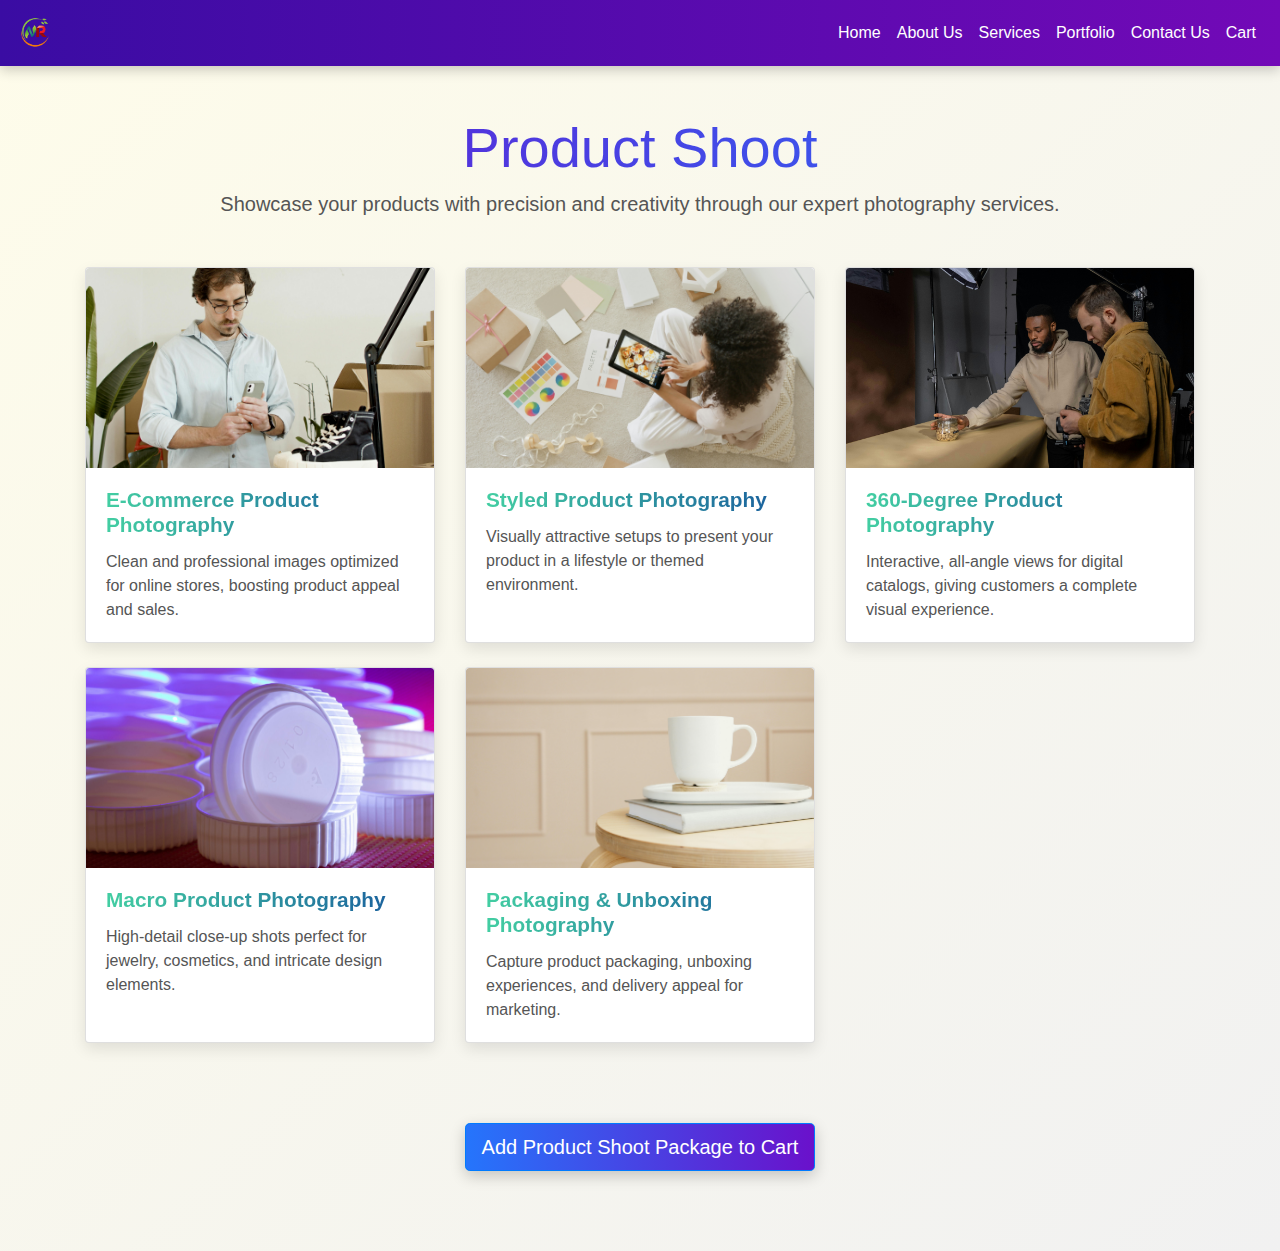
<file: productshoot.html>
<!DOCTYPE html>
<html lang="en">
<head>
  <meta charset="UTF-8" />
  <meta name="viewport" content="width=device-width, initial-scale=1.0" />
  <title>Product Shoot - NR Photography</title>
  <link rel="stylesheet" href="core-photography.css" />
  <link rel="stylesheet" href="https://stackpath.bootstrapcdn.com/bootstrap/4.5.2/css/bootstrap.min.css">
</head>
<body>
  <!-- Navbar -->
  <nav class="navbar navbar-expand-lg navbar-dark">
    <a class="navbar-brand" href="index.html">
      <img src="logo.png" alt="NR Photography Logo" height="40">
    </a>
    <button class="navbar-toggler" type="button" data-toggle="collapse" data-target="#navbarNav">
      <span class="navbar-toggler-icon"></span>
    </button>
    <div class="collapse navbar-collapse" id="navbarNav">
      <ul class="navbar-nav ml-auto">
        <li class="nav-item"><a class="nav-link" href="index.html">Home</a></li>
        <li class="nav-item"><a class="nav-link" href="about.html">About Us</a></li>
        <li class="nav-item active"><a class="nav-link" href="services.html">Services</a></li>
        <li class="nav-item"><a class="nav-link" href="portfolio.html">Portfolio</a></li>
        <li class="nav-item"><a class="nav-link" href="contact.html">Contact Us</a></li>
        <li class="nav-item"><a class="nav-link" href="cart.html">Cart</a></li>
      </ul>
    </div>
  </nav>

  <!-- Header -->
  <header class="text-center my-5">
    <h1 class="display-4">Product Shoot</h1>
    <p class="lead">Showcase your products with precision and creativity through our expert photography services.</p>
  </header>

  <!-- Services Section -->
  <section class="container">
    <div class="row">
      
      <div class="col-md-6 col-lg-4 mb-4">
        <div class="card h-100">
          <img src="pp1.jpg" class="card-img-top" alt="E-Commerce Product Photography">
          <div class="card-body">
            <h5 class="card-title">E-Commerce Product Photography</h5>
            <p class="card-text">Clean and professional images optimized for online stores, boosting product appeal and sales.</p>
          </div>
        </div>
      </div>

      <div class="col-md-6 col-lg-4 mb-4">
        <div class="card h-100">
          <img src="pp2.jpg" class="card-img-top" alt="Styled Product Photography">
          <div class="card-body">
            <h5 class="card-title">Styled Product Photography</h5>
            <p class="card-text">Visually attractive setups to present your product in a lifestyle or themed environment.</p>
          </div>
        </div>
      </div>

      <div class="col-md-6 col-lg-4 mb-4">
        <div class="card h-100">
          <img src="pp3.jpg" class="card-img-top" alt="360-Degree Product Photography">
          <div class="card-body">
            <h5 class="card-title">360-Degree Product Photography</h5>
            <p class="card-text">Interactive, all-angle views for digital catalogs, giving customers a complete visual experience.</p>
          </div>
        </div>
      </div>

      <div class="col-md-6 col-lg-4 mb-4">
        <div class="card h-100">
          <img src="pp4.jpg" class="card-img-top" alt="Macro Product Photography">
          <div class="card-body">
            <h5 class="card-title">Macro Product Photography</h5>
            <p class="card-text">High-detail close-up shots perfect for jewelry, cosmetics, and intricate design elements.</p>
          </div>
        </div>
      </div>

      <div class="col-md-6 col-lg-4 mb-4">
        <div class="card h-100">
          <img src="ms1.jpg" class="card-img-top" alt="Packaging and Unboxing Photography">
          <div class="card-body">
            <h5 class="card-title">Packaging & Unboxing Photography</h5>
            <p class="card-text">Capture product packaging, unboxing experiences, and delivery appeal for marketing.</p>
          </div>
        </div>
      </div>

    </div>

    <!-- Call to Action -->
    <div class="text-center mt-4 mb-5">
      <button class="btn btn-primary btn-lg add-to-cart">Add Product Shoot Package to Cart</button>
    </div>
  </section>
  <script>
  document.querySelector(".add-to-cart").addEventListener("click", function () {
    const cart = JSON.parse(localStorage.getItem("cart")) || [];

    // Check if already in cart
    const existing = cart.find(item => item.id === "product-shoot");
    if (!existing) {
      cart.push({
        id: "product-shoot",
        title: "Product Shoot Package",
        description: "Includes e-commerce, styled, 360-degree, macro, and packaging product photography.",
        price: 250, // you can adjust this price
        quantity: 1,
        image: "pp1.jpg"
      });
    } else {
      existing.quantity += 1; // if already in cart, just increase quantity
    }

    localStorage.setItem("cart", JSON.stringify(cart));
    alert("Product Shoot Package added to cart!");
  });
</script>

</body>
</html>
</file>
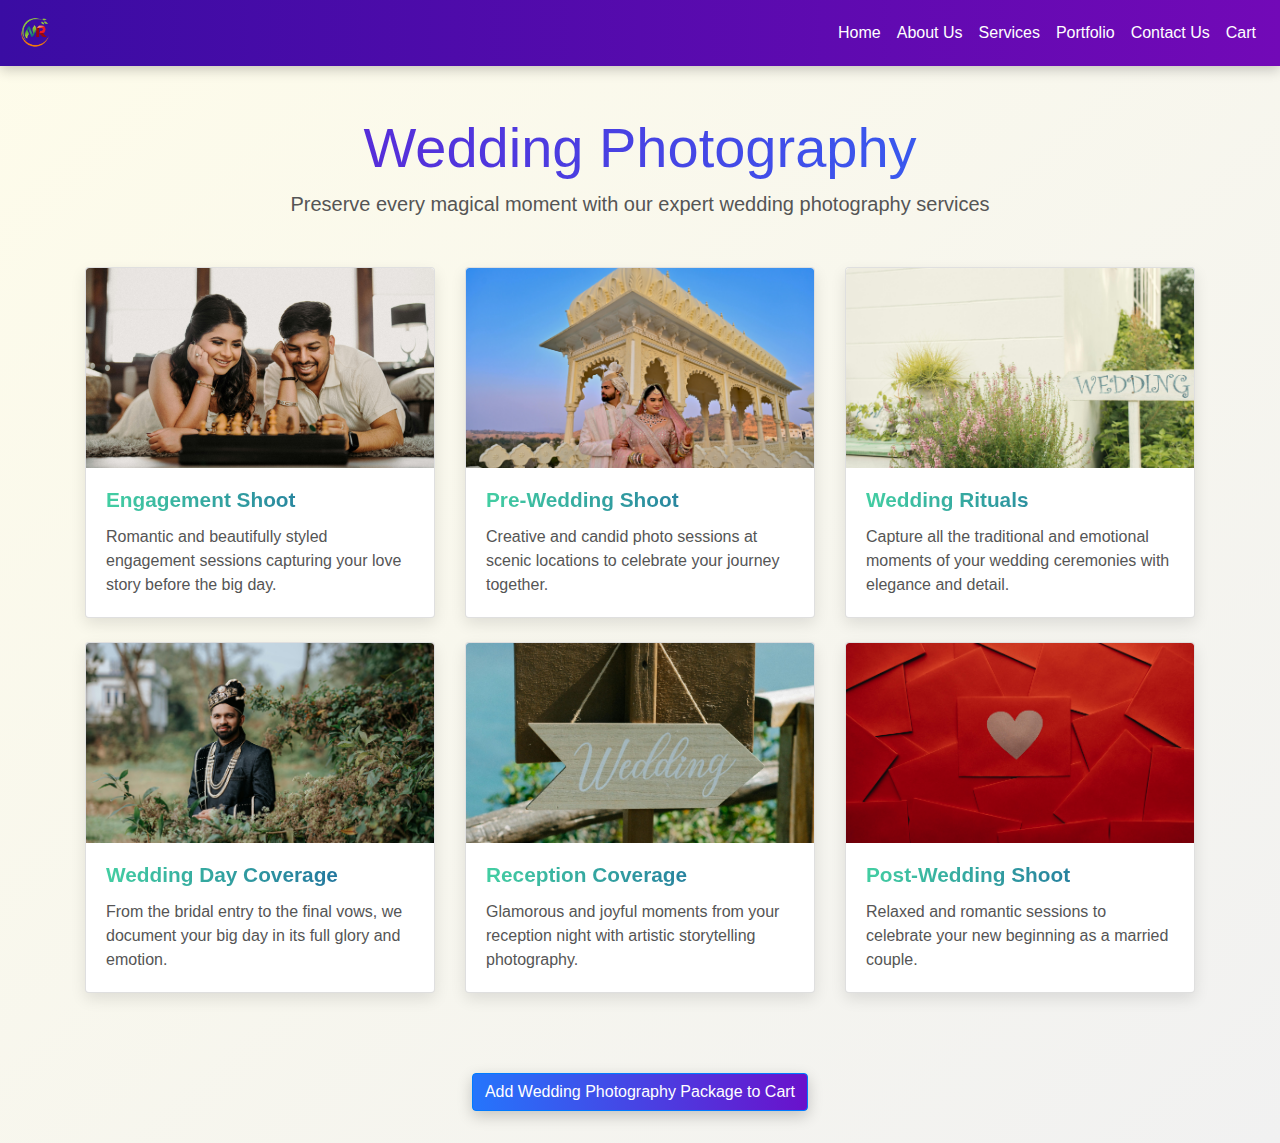
<file: wedding.html>
<!DOCTYPE html>
<html lang="en">
<head>
  <meta charset="UTF-8" />
  <meta name="viewport" content="width=device-width, initial-scale=1.0" />
  <title>Core Photography Services - NR Photography</title>
  <link rel="stylesheet" href="core-photography.css" />
  <link rel="stylesheet" href="https://stackpath.bootstrapcdn.com/bootstrap/4.5.2/css/bootstrap.min.css">
</head>
<body>
  <!-- Navbar -->
  <nav class="navbar navbar-expand-lg navbar-dark">
    <a class="navbar-brand" href="index.html">
      <img src="logo.png" alt="NR Photography Logo" height="40">
    </a>
    <button class="navbar-toggler" type="button" data-toggle="collapse" data-target="#navbarNav">
      <span class="navbar-toggler-icon"></span>
    </button>
    <div class="collapse navbar-collapse" id="navbarNav">
      <ul class="navbar-nav ml-auto">
        <li class="nav-item"><a class="nav-link" href="index.html">Home</a></li>
        <li class="nav-item"><a class="nav-link" href="about.html">About Us</a></li>
        <li class="nav-item active"><a class="nav-link" href="services.html">Services</a></li>
        <li class="nav-item"><a class="nav-link" href="portfolio.html">Portfolio</a></li>
        <li class="nav-item"><a class="nav-link" href="contact.html">Contact Us</a></li>
        <li class="nav-item"><a class="nav-link" href="cart.html">Cart</a></li>
      </ul>
    </div>
  </nav>

  <!-- Header -->
 <header class="text-center my-5">
  <h1 class="display-4">Wedding Photography</h1>
  <p class="lead">Preserve every magical moment with our expert wedding photography services</p>
</header>

  <!-- Services Section -->
  <section class="container">
    <div class="row">
    
      <div class="col-md-6 col-lg-4 mb-4">
        <div class="card h-100">
          <img src="w1.jpg" class="card-img-top" alt=" Engagement shoot">
          <div class="card-body">
            <h5 class="card-title">Engagement Shoot</h5>
<p class="card-text">Romantic and beautifully styled engagement sessions capturing your love story before the big day.</p>

          </div>
        </div>
      </div>

      <div class="col-md-6 col-lg-4 mb-4">
        <div class="card h-100">
          <img src="w2.jpg" class="card-img-top" alt="Pre wedding shoot">
          <div class="card-body">
            <h5 class="card-title">Pre-Wedding Shoot</h5>
<p class="card-text">Creative and candid photo sessions at scenic locations to celebrate your journey together.</p>
          </div>
        </div>
      </div>

      <div class="col-md-6 col-lg-4 mb-4">
        <div class="card h-100">
          <img src="w11.jpg" class="card-img-top" alt="Formalities">
          <div class="card-body">
            <h5 class="card-title">Wedding Rituals</h5>
<p class="card-text">Capture all the traditional and emotional moments of your wedding ceremonies with elegance and detail.</p>
          </div>
        </div>
      </div>

            <div class="col-md-6 col-lg-4 mb-4">
        <div class="card h-100">
          <img src="w4.jpg" class="card-img-top" alt="marriage s">
          <div class="card-body">
           <h5 class="card-title">Wedding Day Coverage</h5>
<p class="card-text">From the bridal entry to the final vows, we document your big day in its full glory and emotion.</p>

          </div>
        </div>
      </div>

    <div class="col-md-6 col-lg-4 mb-4">
        <div class="card h-100">
          <img src="w5.jpg" class="card-img-top" alt="Reception">
          <div class="card-body">
           <h5 class="card-title">Reception Coverage</h5>
<p class="card-text">Glamorous and joyful moments from your reception night with artistic storytelling photography.</p>
          </div>
        </div>
      </div>

      
      <div class="col-md-6 col-lg-4 mb-4">
        <div class="card h-100">
          <img src="w6.jpg" class="card-img-top" alt="Post wedding">
          <div class="card-body">
            <h5 class="card-title">Post-Wedding Shoot</h5>
<p class="card-text">Relaxed and romantic sessions to celebrate your new beginning as a married couple.</p>
          </div>
        </div>
      </div>
    </div>
    <!-- Call to Action -->
    <!-- Call to Action -->
<div class="text-center mt-4">
  <button class="btn btn-primary add-to-cart" id="addToCartWedding">Add Wedding Photography Package to Cart</button>
</div>
<script>
  // Wedding Photography Add to Cart Logic
  document.getElementById("addToCartWedding").addEventListener("click", function () {
    const cart = JSON.parse(localStorage.getItem("cart")) || [];

    // Check if already in cart
    const existing = cart.find(item => item.id === "wedding-photography");
    if (!existing) {
      cart.push({
        id: "wedding-photography",
        title: "Wedding Photography Package",
        description: "Engagement, Pre-Wedding, Wedding Day, Reception & Post-Wedding shoots.",
        price: 600, // Change price as needed
        quantity: 1,
        image: "w1.jpg"
      });
    } else {
      existing.quantity += 1;
    }

    localStorage.setItem("cart", JSON.stringify(cart));
    alert("Wedding Photography package added to cart!");
  });
</script>

</body>
</html>
</file>
<file: about.css>
/* General Styles */
body {
  margin: 0;
  font-family: 'Segoe UI', sans-serif;
  background-color: #f3f0ff;
  color: #333;
}

/* Navbar */
.navbar {
  background: linear-gradient(90deg, #7209b7, #560bad);
  box-shadow: 0 4px 10px rgba(0,0,0,0.2);
}

.navbar-nav .nav-link {
  color: #fff !important;
  font-weight: 500;
  transition: all 0.3s ease;
}
.navbar-nav .nav-link:hover {
  color: #ffda00 !important;
  text-shadow: 0 0 8px #ffda00;
  transform: scale(1.05);
}
/**/

.ready-book {
  background:#f8f9fa;
  color:black;
  padding: 40px;
  text-align: center;
}
.ready-book h2 {
  margin-bottom: 20px;
  font-size: 2rem;
  color: #3a0ca3;
}
.btn-book {
  background: #ffd700;
  color: #000;
  padding: 10px 20px;
  font-weight: bold;
  border-radius: 30px;
  transition: background 0.3s ease;
}
.btn-book:hover {
  background: #ffe066;
  color: #000;
}
/* Colorful Animated Background */
.animated-booking {
  background: rgb(233, 228, 228);
  background-size: 400% 400%;
  /*animation: gradientShift 12s ease infinite;*/
  color:black;
  padding: 50px;
  text-align: center;
}

/* Hero Section */
.about-hero {
  background: linear-gradient(to right, #c471f5, #fa71cd);
  color: white;
  text-align: center;
  padding: 4rem 2rem;
  animation: fadeInDown 1s ease;
}
.about-hero h1 {
  font-size: 3rem;
  margin-bottom: 1rem;
}
.about-hero p {
  font-size: 1.2rem;
  max-width: 600px;
  margin: auto;
}

/* Content Section */
.about-content {
  padding: 3rem 1rem;
  display: flex;
  flex-direction: column;
  gap: 3rem;
  animation: fadeInUp 1s ease;
}

.about-block h2 {
  color: #5f0a87;
  margin-bottom: 1rem;
  font-size: 2rem;
}

.about-block p {
  line-height: 1.6;
  font-size: 1.1rem;
}

.image-block {
  text-align: center;
}
.image-block img {
  max-width: 100%;
  border-radius: 20px;
  box-shadow: 0 10px 30px rgba(0,0,0,0.2);
  animation: floatIn 1.5s ease;
}
.booking-cta {
  background: linear-gradient(120deg, #7209b7, #f72585);
  color: white;
  text-align: center;
  padding: 4rem 2rem;
  animation: fadeInUp 1.2s ease;
  border-radius: 0 0 0px 0px;
  box-shadow: 0 -6px 20px rgba(0,0,0,0.15);
}

.cta-content h2 {
  font-size: 2.8rem;
  margin-bottom: 1rem;
}

.cta-content p {
  font-size: 1.2rem;
  max-width: 700px;
  margin: 0 auto 2rem;
}

.cta-button {
  background-color: #ffda00;
  color: #333;
  padding: 0.75rem 2rem;
  font-size: 1.1rem;
  font-weight: bold;
  text-decoration: none;
  border-radius: 30px;
  transition: all 0.3s ease;
}

.cta-button:hover {
  background-color: #fff700;
  transform: scale(1.05);
}

/* Animation */
@keyframes fadeInUp {
  from { opacity: 0; transform: translateY(30px); }
  to { opacity: 1; transform: translateY(0); }
}

/* Responsive */
@media (max-width: 768px) {
  .cta-content h2 {
    font-size: 2rem;
  }
  .cta-content p {
    font-size: 1rem;
  }
}

/* Animations */
@keyframes fadeInDown {
  from { opacity: 0; transform: translateY(-30px); }
  to { opacity: 1; transform: translateY(0); }
}

@keyframes fadeInUp {
  from { opacity: 0; transform: translateY(30px); }
  to { opacity: 1; transform: translateY(0); }
}

@keyframes floatIn {
  0% { opacity: 0; transform: scale(0.95) translateY(20px); }
  100% { opacity: 1; transform: scale(1) translateY(0); }
}

/* Responsive */
@media (max-width: 768px) {
  .about-hero h1 {
    font-size: 2.2rem;
  }
  .about-content {
    padding: 2rem 1rem;
  }
}
/**/
.footer-section {
  background: linear-gradient(135deg, #3a0ca3, #7209b7, #f72585);
  color: white;
  padding: 60px 20px 30px;
  font-family: 'Segoe UI', sans-serif;
  animation: gradientShift 15s ease infinite;
}

.footer-section .footer-title {
  font-size: 1.3rem;
  margin-bottom: 15px;
  color: #ffd700;
}

.footer-section p, .footer-section a {
  color: #ffffffcc;
  font-size: 0.95rem;
  transition: color 0.3s ease;
}

.footer-section a:hover {
  color: #fff;
  text-decoration: none;
}

.footer-links li {
  margin-bottom: 8px;
}

.footer-divider {
  border-top: 1px solid #ffffff33;
  margin: 20px 0;
}

.social-icons a {
  color: #fff;
  margin-right: 10px;
  font-size: 1.2rem;
  transition: transform 0.3s, color 0.3s;
}

.social-icons a:hover {
  transform: scale(1.2);
  color: #ffd700;
}
</file>
<file: additional-services.css>
/* General Styles */
body {
  font-family: 'Segoe UI', Tahoma, Geneva, Verdana, sans-serif;
  margin: 0;
  padding: 0;
  background: linear-gradient(to bottom right, #f0f4ff, #ffeaf4);
  animation: fadeInBody 1s ease-in;
}

@keyframes fadeInBody {
  from { opacity: 0; }
  to { opacity: 1; }
}

/* Navbar Styles */
.navbar {
  background: linear-gradient(90deg, #2575fc, #6a11cb);
  box-shadow: 0 4px 12px rgba(0, 0, 0, 0.2);
}
.navbar-brand img {
  height: 40px;
}
.navbar-nav .nav-link {
  color: #ffffff !important;
  font-weight: 500;
  transition: color 0.3s ease, text-shadow 0.3s ease, transform 0.3s ease;
}
.navbar-nav .nav-link:hover {
  color: #ffd700 !important;
  text-shadow: 0 0 8px #ffd700;
  transform: scale(1.05);
}
/*booking*/
.booking-cta {
  background: linear-gradient(120deg, #7209b7, #f72585);
  color: white;
  text-align: center;
  padding: 4rem 2rem;
  animation: fadeInUp 1.2s ease;
  border-radius: 0 0 0px 0px;
  box-shadow: 0 -6px 20px rgba(0,0,0,0.15);
}

.cta-content h2 {
  font-size: 2.8rem;
  margin-bottom: 1rem;
}

.cta-content p {
  font-size: 1.2rem;
  max-width: 700px;
  margin: 0 auto 2rem;
}

.cta-button {
  background-color: #ffda00;
  color: #333;
  padding: 0.75rem 2rem;
  font-size: 1.1rem;
  font-weight: bold;
  text-decoration: none;
  border-radius: 30px;
  transition: all 0.3s ease;
}

.cta-button:hover {
  background-color: #fff700;
  transform: scale(1.05);
}
/* Additional Services Section */
.additional-services {
  padding: 60px 20px;
}
h2.text-center {
  font-weight: bold;
  color: #3a0ca3;
  animation: slideIn 1s ease-in-out;
}

@keyframes slideIn {
  from {
    opacity: 0;
    transform: translateY(-20px);
  }
  to {
    opacity: 1;
    transform: translateY(0);
  }
}

/* Service Box */
.additional-services-box {
  background: linear-gradient(145deg, #ffffff, #f1f1f1);
  border-radius: 15px;
  padding: 25px;
  margin-bottom: 30px;
  box-shadow: 0 6px 16px rgba(0, 0, 0, 0.1);
  text-align: center;
  transition: transform 0.4s ease, box-shadow 0.4s ease;
  animation: fadeInCard 1.2s ease both;
}
.additional-services-box:hover {
  transform: translateY(-10px);
  box-shadow: 0 12px 24px rgba(0, 0, 0, 0.15);
}

@keyframes fadeInCard {
  from {
    opacity: 0;
    transform: scale(0.95);
  }
  to {
    opacity: 1;
    transform: scale(1);
  }
}

/* Service Image */
.service-img {
  width: 100%;
  max-width: 400px;
  height: auto;
  border-radius: 12px;
  margin-bottom: 15px;
  box-shadow: 0 4px 14px rgba(0, 0, 0, 0.15);
  transition: transform 0.3s ease;
}
.service-img:hover {
  transform: scale(1.03);
}

/* Text Styles */
.additional-services-box h4 {
  color: #f72585;
  margin-top: 10px;
  font-weight: 700;
  font-size: 20px;
}
.additional-services-box p,
.additional-services-box ul {
  color: #444;
  font-size: 15.5px;
  text-align: left;
  margin: 10px auto;
  max-width: 700px;
}
.additional-services-box ul {
  padding-left: 20px;
  list-style: disc;
}

/* Responsive Fixes */
@media (max-width: 768px) {
  .navbar-nav {
    text-align: center;
  }

  .service-img {
    max-width: 100%;
  }
}
.additional-services-box ul {
  padding-left: 0;
  list-style: none;
  margin-top: 15px;
}

.additional-services-box ul li {
  position: relative;
  padding-left: 30px;
  margin-bottom: 10px;
  color: #333;
  font-size: 15.5px;
  line-height: 1.6;
}

.additional-services-box ul li::before {
  content: "";
  position: absolute;
  left: 0;
  top: 7px;
  width: 12px;
  height: 12px;
  background: linear-gradient(135deg, #3a0ca3, #f72585);
  border-radius: 50%;
  box-shadow: 0 0 5px rgba(58, 12, 163, 0.4);
}

.btn-cart, .add-to-cart {
  display: block;
  padding: 14px 28px;
  background: linear-gradient(90deg, #2575fc, #6a11cb);
  color: #fff;
  font-size: 1.1rem;
  font-weight: bold;
  border: none;
  border-radius: 30px;
  transition: background 0.3s ease, transform 0.3s ease;
  text-align: center;
  text-decoration: none;
  margin: 1rem auto;
  cursor: pointer;
  box-shadow: 0 5px 15px rgba(0, 0, 0, 0.2);
}

.btn-cart:hover, .add-to-cart:hover {
  background: #1a5edc;
  transform: scale(1.1);
}
/**/
footer.site-footer {
  background: linear-gradient(90deg, #6a11cb, #2575fc);
  color: white;
  padding: 2rem 1rem;
  text-align: center;
  margin-top: 4rem;
  font-size: 1rem;
}

.site-footer .footer-container {
  max-width: 1100px;
  margin: 0 auto;
}

.site-footer .footer-links {
  margin-top: 0.8rem;
}

.site-footer .footer-links a {
  color: #ffffff;
  margin: 0 12px;
  text-decoration: none;
  font-weight: 500;
  transition: color 0.3s ease;
}

.site-footer .footer-links a:hover {
  text-decoration: underline;
  color: #ffd700;
}
</file>
<file: core-photography.css>
/* General Styles */
body {
  font-family: 'Segoe UI', Tahoma, Geneva, Verdana, sans-serif;
  background: linear-gradient(to bottom right, #fefcea, #f1f1f1);
  margin: 0;
  padding: 0;
  color: #333;
  animation: fadeInPage 1.2s ease-in;
}

@keyframes fadeInPage {
  from { opacity: 0; transform: scale(0.98); }
  to { opacity: 1; transform: scale(1); }
}

/* Navbar */
.navbar {
  background: linear-gradient(90deg, #3a0ca3, #7209b7);
  box-shadow: 0 4px 12px rgba(0, 0, 0, 0.2);
}

.navbar a {
  color: #fff !important;
  font-weight: 500;
  transition: color 0.3s, text-shadow 0.3s;
}

.navbar-nav .nav-link:hover {
  color: #ffd700 !important;
  text-shadow: 0 0 8px #ffd700;
  text-decoration: underline;
}
/**/
.booking-cta {
  background: linear-gradient(120deg, #7209b7, #f72585);
  color: white;
  text-align: center;
  padding: 4rem 2rem;
  animation: fadeInUp 1.2s ease;
  border-radius: 0 0 0px 0px;
  box-shadow: 0 -6px 20px rgba(0,0,0,0.15);
}

.cta-content h2 {
  font-size: 2.8rem;
  margin-bottom: 1rem;
}

.cta-content p {
  font-size: 1.2rem;
  max-width: 700px;
  margin: 0 auto 2rem;
}

.cta-button {
  background-color: #ffda00;
  color: #333;
  padding: 0.75rem 2rem;
  font-size: 1.1rem;
  font-weight: bold;
  text-decoration: none;
  border-radius: 30px;
  transition: all 0.3s ease;
}

.cta-button:hover {
  background-color: #fff700;
  transform: scale(1.05);
}

/* Animation */
@keyframes fadeInUp {
  from { opacity: 0; transform: translateY(30px); }
  to { opacity: 1; transform: translateY(0); }
}

/* Responsive */
@media (max-width: 768px) {
  .cta-content h2 {
    font-size: 2rem;
  }
  .cta-content p {
    font-size: 1rem;
  }
}

/* Header */
h1 {
  text-align: center;
  background: linear-gradient(to right, #6a11cb, #2575fc);
  -webkit-background-clip: text;
  -webkit-text-fill-color: transparent;
  font-size: 3rem;
  margin: 2rem 0 0.5rem;
  animation: fadeSlide 1.5s ease-in-out;
}

@keyframes fadeSlide {
  from { opacity: 0; transform: translateY(-20px); }
  to { opacity: 1; transform: translateY(0); }
}

.lead {
  text-align: center;
  color: #555;
  margin-bottom: 2rem;
  font-size: 1.2rem;
  animation: fadeSlide 1.5s ease-in-out 0.2s;
}

/* Cards Section */
.card {
  border: none;
  border-radius: 15px;
  overflow: hidden;
  transition: transform 0.4s ease, box-shadow 0.4s ease;
  box-shadow: 0 6px 15px rgba(0, 0, 0, 0.1);
}

.card:hover {
  transform: translateY(-10px) scale(1.02);
  box-shadow: 0 12px 25px rgba(0, 0, 0, 0.15);
}

.card-img-top {
  height: 200px;
  object-fit: cover;
  transition: transform 0.5s ease;
}

.card:hover .card-img-top {
  transform: scale(1.05);
}

.card-title {
  font-size: 1.3rem;
  background: linear-gradient(to right, #43cea2, #185a9d);
  -webkit-background-clip: text;
  -webkit-text-fill-color: transparent;
  font-weight: 600;
}

.card-text {
  font-size: 1rem;
  color: #555;
}

/* Add to Cart Button */
.add-to-cart {
  background: linear-gradient(to right, #f7971e, #ffd200);
  border: none;
  color: #222;
  font-size: 1.1rem;
  font-weight: bold;
  padding: 12px 24px;
  margin-top: 2rem;
  border-radius: 50px;
  box-shadow: 0 6px 15px rgba(0, 0, 0, 0.2);
  transition: transform 0.3s ease, box-shadow 0.3s ease;
}

.add-to-cart:hover {
  transform: scale(1.05);
  box-shadow: 0 8px 25px rgba(255, 210, 0, 0.5);
}

/* Footer */
footer.site-footer {
  background: linear-gradient(90deg, #6a11cb, #2575fc);
  color: white;
  padding: 2rem 1rem;
  text-align: center;
  margin-top: 4rem;
  font-size: 1rem;
  animation: fadeInFooter 1.2s ease-in;
}

@keyframes fadeInFooter {
  from { opacity: 0; transform: translateY(20px); }
  to { opacity: 1; transform: translateY(0); }
}

.site-footer .footer-container {
  max-width: 1100px;
  margin: 0 auto;
}

.site-footer .footer-links {
  margin-top: 0.8rem;
}

.site-footer .footer-links a {
  color: #ffffff;
  margin: 0 12px;
  text-decoration: none;
  font-weight: 500;
  transition: color 0.3s ease;
}

.site-footer .footer-links a:hover {
  text-decoration: underline;
  color: #ffd700;
}
.btn-cart, .add-to-cart {
  display: block;
  padding: 14px 28px;
  background: linear-gradient(90deg, #2575fc, #6a11cb);
  color: #fff;
  font-size: 1.1rem;
  font-weight: bold;
  border: none;
  border-radius: 30px;
  transition: background 0.3s ease, transform 0.3s ease;
  text-align: center;
  text-decoration: none;
  margin: 2rem auto;
  cursor: pointer;
  box-shadow: 0 5px 15px rgba(0, 0, 0, 0.2);
}

.btn-cart:hover, .add-to-cart:hover {
  background: #1a5edc;
  transform: scale(1.1);
}
</file>
<file: candid-photography.css>
/* candid-photography.css */
/**/
.booking-cta {
  background: linear-gradient(120deg, #7209b7, #f72585);
  color: white;
  text-align: center;
  padding: 4rem 2rem;
  animation: fadeInUp 1.2s ease;
  border-radius: 0 0 0px 0px;
  box-shadow: 0 -6px 20px rgba(0,0,0,0.15);
}

.cta-content h2 {
  font-size: 2.8rem;
  margin-bottom: 1rem;
}

.cta-content p {
  font-size: 1.2rem;
  max-width: 700px;
  margin: 0 auto 2rem;
}

.cta-button {
  background-color: #ffda00;
  color: #333;
  padding: 0.75rem 2rem;
  font-size: 1.1rem;
  font-weight: bold;
  text-decoration: none;
  border-radius: 30px;
  transition: all 0.3s ease;
}


.cta-button:hover {
  background-color: #fff700;
  transform: scale(1.05);
}
body {
  font-family: 'Segoe UI', Tahoma, Geneva, Verdana, sans-serif;
  background: linear-gradient(to bottom right, #fdfbfb, #ebedee);
  color: #333;
  margin: 0;
  padding: 0;
  overflow-x: hidden;
}

.navbar {
  background: linear-gradient(90deg, #3a0ca3, #7209b7);
  box-shadow: 0 4px 10px rgba(0, 0, 0, 0.15);
  animation: fadeInDown 1s ease-in-out;
}

@keyframes fadeInDown {
  0% { opacity: 0; transform: translateY(-20px); }
  100% { opacity: 1; transform: translateY(0); }
}

.navbar a {
  color: #fff !important;
  font-weight: 500;
  transition: color 0.3s;
}

.navbar-nav .nav-link:hover {
  color: #ffd700 !important;
  text-decoration: underline;
}

.container {
  max-width: 1140px;
  margin: 0 auto;
  padding: 3rem 2rem;
}

h1 {
  text-align: center;
  color: #6a11cb;
  font-size: 2.8rem;
  margin-bottom: 2rem;
  animation: fadeIn 1.5s ease-in;
}

@keyframes fadeIn {
  from { opacity: 0; }
  to { opacity: 1; }
}

.intro p {
  text-align: center;
  font-size: 1.4rem;
  color: #444;
  margin: 1rem 0 3rem;
  animation: fadeInUp 1s ease-in-out;
}

@keyframes fadeInUp {
  0% { opacity: 0; transform: translateY(20px); }
  100% { opacity: 1; transform: translateY(0); }
}

.features ul {
  list-style-type: none;
  padding: 0;
  max-width: 800px;
  margin: 0 auto 4rem;
  font-size: 1.2rem;
  line-height: 2;
  animation: fadeIn 2s ease-in;
}

.features li::before {
  content: "\2713";
  color: #2575fc;
  margin-right: 12px;
}

.service-details {
  background-color: #fff;
  border-radius: 16px;
  padding: 3rem;
  box-shadow: 0 10px 30px rgba(0, 0, 0, 0.1);
  margin-bottom: 3rem;
  transition: transform 0.3s ease;
}

.service-details:hover {
  transform: scale(1.01);
}
.text-center {
  text-align: center;
}

.btn-cart, .cart-section {
  display: inline-block;
  padding: 10px 20px;         /* Reduced padding */
  font-size: 1rem;            /* Smaller font */
  max-width: 280px;           /* Optional: prevent huge button */
  width: auto;                /* Adjusts to content */
  background: linear-gradient(90deg, #2575fc, #6a11cb);
  color: #fff;
  font-weight: bold;
  border: none;
  border-radius: 30px;
  transition: background 0.3s ease, transform 0.3s ease;
  text-align: center;
  text-decoration: none;
  margin: 2rem auto;
  cursor: pointer;
  box-shadow: 0 5px 15px rgba(0, 0, 0, 0.2);
}


.btn-cart:hover, .add-to-cart:hover {
  background: #1a5edc;
  transform: scale(1.1);
}

.gallery-section {
  padding: 4rem 2rem;
  background: #f9f9f9;
  animation: fadeIn 2s ease-in;
}

.gallery-section h2 {
  color: #6a11cb;
  font-size: 2rem;
  margin-bottom: 2rem;
}

.gallery-grid {
  display: grid;
  grid-template-columns: repeat(auto-fit, minmax(260px, 1fr));
  gap: 2rem;
  padding: 0 1rem;
}

.gallery-grid img {
  width: 100%;
  height: auto;
  border-radius: 12px;
  box-shadow: 0 8px 24px rgba(0, 0, 0, 0.15);
  transition: transform 0.3s ease;
  object-fit: cover;
}

.gallery-grid img:hover {
  transform: scale(1.05);
}

footer.site-footer {
  background: linear-gradient(90deg, #6a11cb, #2575fc);
  color: white;
  padding: 2rem 1rem;
  text-align: center;
  margin-top: 4rem;
  font-size: 1rem;
}

.site-footer .footer-container {
  max-width: 1100px;
  margin: 0 auto;
}

.site-footer .footer-links {
  margin-top: 0.8rem;
}

.site-footer .footer-links a {
  color: #ffffff;
  margin: 0 12px;
  text-decoration: none;
  font-weight: 500;
  transition: color 0.3s ease;
}

.site-footer .footer-links a:hover {
  text-decoration: underline;
  color: #ffd700;
}
.navbar {
  background: linear-gradient(90deg, #3a0ca3, #7209b7);
}
.navbar-brand img {
  height: 40px;
}
.navbar-nav .nav-link {
  color: #ffffff !important;
  transition: 0.3s ease-in-out;
}
.navbar-nav .nav-link:hover {
  color: #ffd700 !important;
  text-decoration: underline;
}
</file>
<file: cart.css>
/* Navbar Gradient */
.navbar {
  background: linear-gradient(to right, #4b0082, #800080);
}

/* Cart Section Styling */
.cart-section {
  background-color: #f8f9fa;
}

.cart-items {
  background: #fff;
  padding: 20px;
  border-radius: 10px;
  box-shadow: 0 0 15px rgba(0,0,0,0.05);
}

.cart-item {
  border-bottom: 1px solid #ddd;
  padding-bottom: 15px;
}

.cart-item:last-child {
  border-bottom: none;
}

.cart-img {
  width: 120px;
  height: auto;
  border-radius: 8px;
}

.cart-details h5 {
  margin-bottom: 0.5rem;
}

.price {
  font-weight: bold;
  color: #5a5a5a;
}

.subtotal {
  font-size: 1.1rem;
  color: #000;
}

.quantity {
  width: 60px;
  padding: 5px;
  border-radius: 5px;
  border: 1px solid #ccc;
}

/* Cart Summary */
.cart-summary {
  font-size: 1.2rem;
}

/* Footer Styling */
.site-footer {
  background-color: #222;
  color: #ccc;
  padding: 20px 0;
  margin-top: 50px;
}

.site-footer a {
  color: #bbb;
  text-decoration: none;
  margin: 0 8px;
}

.site-footer a:hover {
  color: white;
}
body {
  background-color: #f8f9fa;
  font-family: 'Segoe UI', Tahoma, Geneva, Verdana, sans-serif;
}

.navbar {
  background: linear-gradient(to right, #4b0082, #800080);
}

.navbar-brand img {
  height: 40px;
}

.cart-section {
  padding: 2rem;
  background: #fff;
  border-radius: 12px;
  box-shadow: 0 2px 10px rgba(0, 0, 0, 0.1);
}

.card {
  border: 1px solid #ddd;
  border-radius: 10px;
}

.card-img-top {
  border-top-left-radius: 10px;
  border-top-right-radius: 10px;
  height: 200px;
  object-fit: cover;
}

.card-title {
  color: #4b0082;
  font-weight: bold;
}

.btn-danger {
  border-radius: 5px;
}

.btn-secondary.quantity-btn {
  padding: 0.25rem 0.6rem;
}

#checkout-btn {
  font-size: 1rem;
  padding: 0.5rem 1.5rem;
  border-radius: 8px;
}
</file>
<file: contact.css>
/* General Styles */
body {
  margin: 0;
  font-family: 'Segoe UI', sans-serif;
  background: linear-gradient(to right, #f9f9f9, #fff0f5);
  color: #333;
  overflow-x: hidden;
}

/* Layout */
.contact-section {
  display: flex;
  flex-wrap: wrap;
  min-height: 100vh;
  animation: fadeIn 1.2s ease-in-out;
}

/* Contact Info Panel */
.contact-info {
  flex: 1;
  background: linear-gradient(135deg, #d0c3fc, #e0aaff);
  padding: 3rem;
  color: #222;
  animation: slideInLeft 1s ease-out;
  box-shadow: inset -5px 0 10px rgba(0, 0, 0, 0.1);
}

.contact-info h2 {
  font-size: 2.5rem;
  margin-bottom: 1rem;
  color: #5a189a;
  animation: fadeUp 1s ease;
}

.contact-info p {
  font-size: 1rem;
  margin: 0.4rem 0;
}

.info-block {
  animation: fadeUp 1s ease;
}
.info-block.delay {
  animation-delay: 0.5s;
}

/* Form Panel */
.contact-form {
  flex: 1;
  background: #ffffff;
  padding: 3rem;
  animation: slideInRight 1s ease-out;
}

form {
  max-width: 600px;
  margin: auto;
}

.form-group {
  margin-bottom: 1.5rem;
  animation: fadeUp 1s ease;
}

.form-group label {
  font-weight: 600;
  display: block;
  margin-bottom: 0.4rem;
}

.form-group span {
  color: red;
}

.form-group input,
.form-group textarea {
  width: 100%;
  padding: 0.75rem;
  border: 2px solid #b197fc;
  border-radius: 12px;
  font-size: 1rem;
  background-color: #f8f0ff;
  box-shadow: inset 0 0 8px rgba(144, 144, 255, 0.2);
  transition: all 0.3s ease;
}

.form-group input:focus,
.form-group textarea:focus {
  border-color: #9d4edd;
  background: #fff;
  box-shadow: 0 0 12px rgba(157, 78, 221, 0.3);
  outline: none;
}

.form-group textarea {
  resize: vertical;
}

.submit-btn {
  background: linear-gradient(to right, #7209b7, #f72585);
  color: white;
  border: none;
  padding: 0.75rem 2.5rem;
  font-size: 1rem;
  border-radius: 30px;
  cursor: pointer;
  transition: transform 0.3s ease, box-shadow 0.3s ease;
  box-shadow: 0 5px 15px rgba(247, 37, 133, 0.3);
}

.submit-btn:hover {
  transform: scale(1.05);
  box-shadow: 0 8px 20px rgba(114, 9, 183, 0.5);
}

/* Navbar */
.navbar {
  background: linear-gradient(90deg, #2575fc, #6a11cb);
  box-shadow: 0 4px 12px rgba(0, 0, 0, 0.2);
}

.navbar-brand img {
  height: 40px;
}

.navbar-nav .nav-link {
  color: #ffffff !important;
  font-weight: 500;
  transition: color 0.3s ease, text-shadow 0.3s ease, transform 0.3s ease;
}

.navbar-nav .nav-link:hover {
  color: #ffd700 !important;
  text-shadow: 0 0 8px #ffd700;
  transform: scale(1.05);
}

/* Link Animation */
.contact-link {
  font-weight: bold;
  text-decoration: none;
  background: linear-gradient(90deg, #ff00cc, #3333ff, #00ffcc, #ff00cc);
  background-size: 400% 400%;
  -webkit-background-clip: text;
  -webkit-text-fill-color: transparent;
  display: inline-block;
  position: relative;
  transition: transform 0.3s ease;
  animation: colorFlow 6s ease infinite;
}

.contact-link::after {
  content: "";
  position: absolute;
  bottom: -2px;
  left: 0;
  width: 100%;
  height: 2px;
  background: linear-gradient(90deg, #ff00cc, #00ffcc);
  transition: all 0.3s ease;
  transform: scaleX(0);
  transform-origin: left;
}

.contact-link:hover::after {
  transform: scaleX(1);
}

.contact-link:hover {
  transform: scale(1.05);
  text-shadow: 0 0 10px rgba(255, 255, 255, 0.7);
}

/* Animation for the gradient flow */
@keyframes colorFlow {
  0% { background-position: 0% 50%; }
  50% { background-position: 100% 50%; }
  100% { background-position: 0% 50%; }
}

/* Entrance Animations */
@keyframes fadeIn {
  from { opacity: 0; }
  to { opacity: 1; }
}

@keyframes slideInLeft {
  from { transform: translateX(-50px); opacity: 0; }
  to { transform: translateX(0); opacity: 1; }
}

@keyframes slideInRight {
  from { transform: translateX(50px); opacity: 0; }
  to { transform: translateX(0); opacity: 1; }
}

@keyframes fadeUp {
  from { opacity: 0; transform: translateY(20px); }
  to { opacity: 1; transform: translateY(0); }
}

/* Responsive */
@media (max-width: 768px) {
  .contact-section {
    flex-direction: column;
  }

  .contact-info,
  .contact-form {
    padding: 2rem;
  }
}
.footer-section {
  background: linear-gradient(135deg, #3a0ca3, #7209b7, #f72585);
  color: white;
  padding: 60px 20px 30px;
  font-family: 'Segoe UI', sans-serif;
  animation: gradientShift 15s ease infinite;
}

.footer-section .footer-title {
  font-size: 1.3rem;
  margin-bottom: 15px;
  color: #ffd700;
}

.footer-section p, .footer-section a {
  color: #ffffffcc;
  font-size: 0.95rem;
  transition: color 0.3s ease;
}

.footer-section a:hover {
  color: #fff;
  text-decoration: none;
}

.footer-links li {
  margin-bottom: 8px;
}

.footer-divider {
  border-top: 1px solid #ffffff33;
  margin: 20px 0;
}

.social-icons a {
  color: #fff;
  margin-right: 10px;
  font-size: 1.2rem;
  transition: transform 0.3s, color 0.3s;
}

.social-icons a:hover {
  transform: scale(1.2);
  color: #ffd700;
}
</file>
